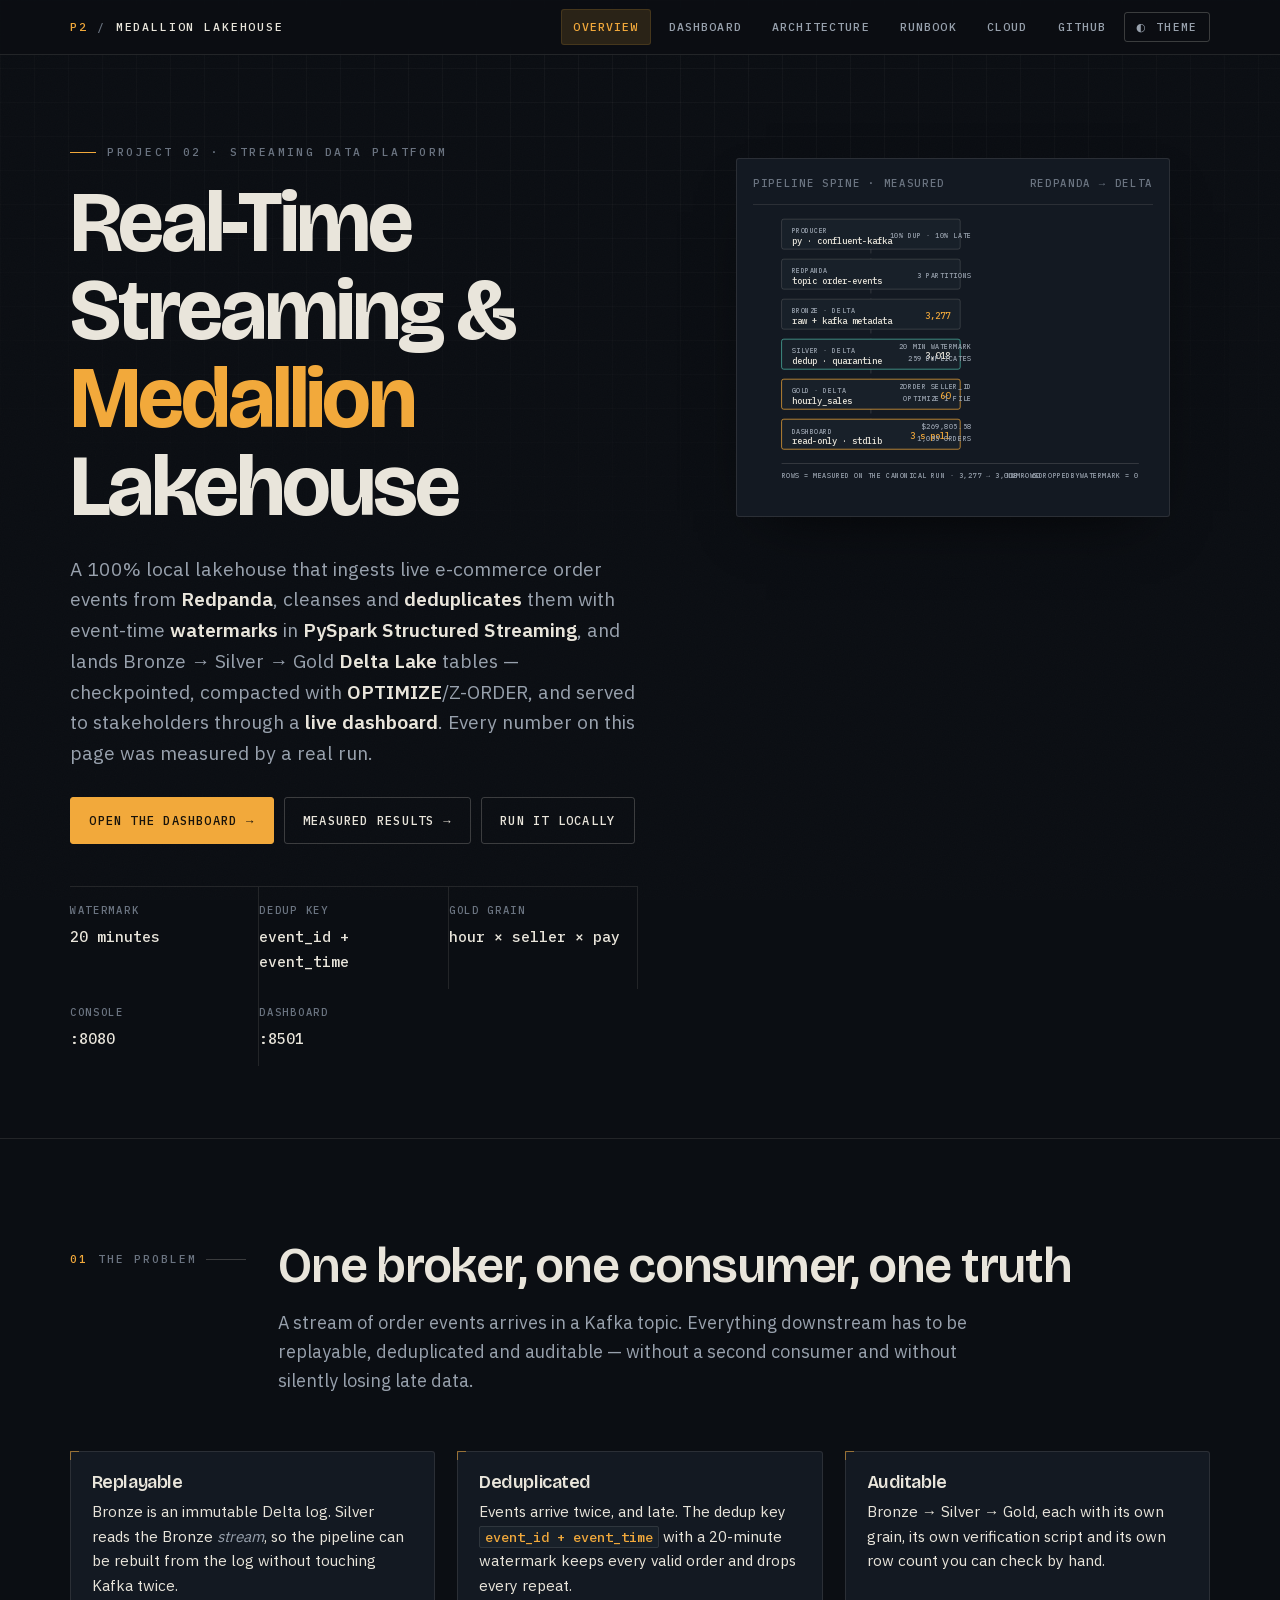
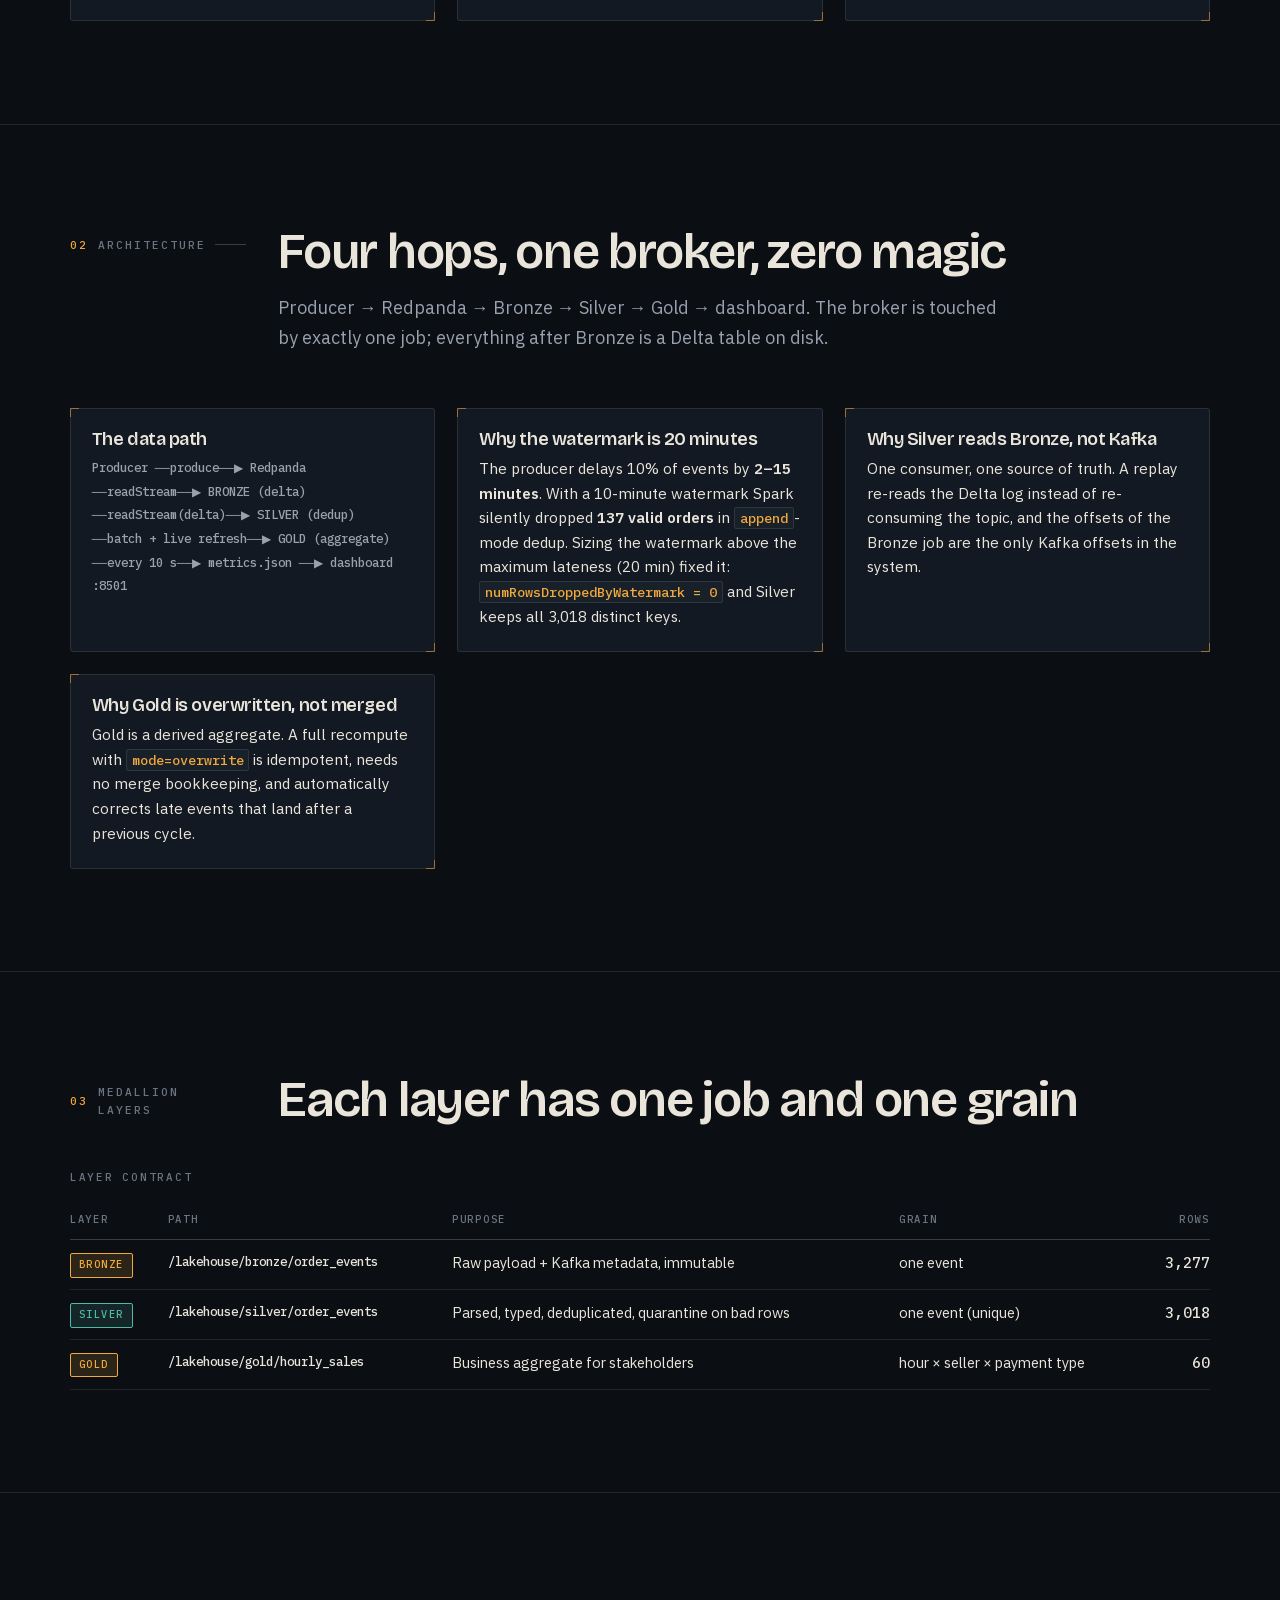
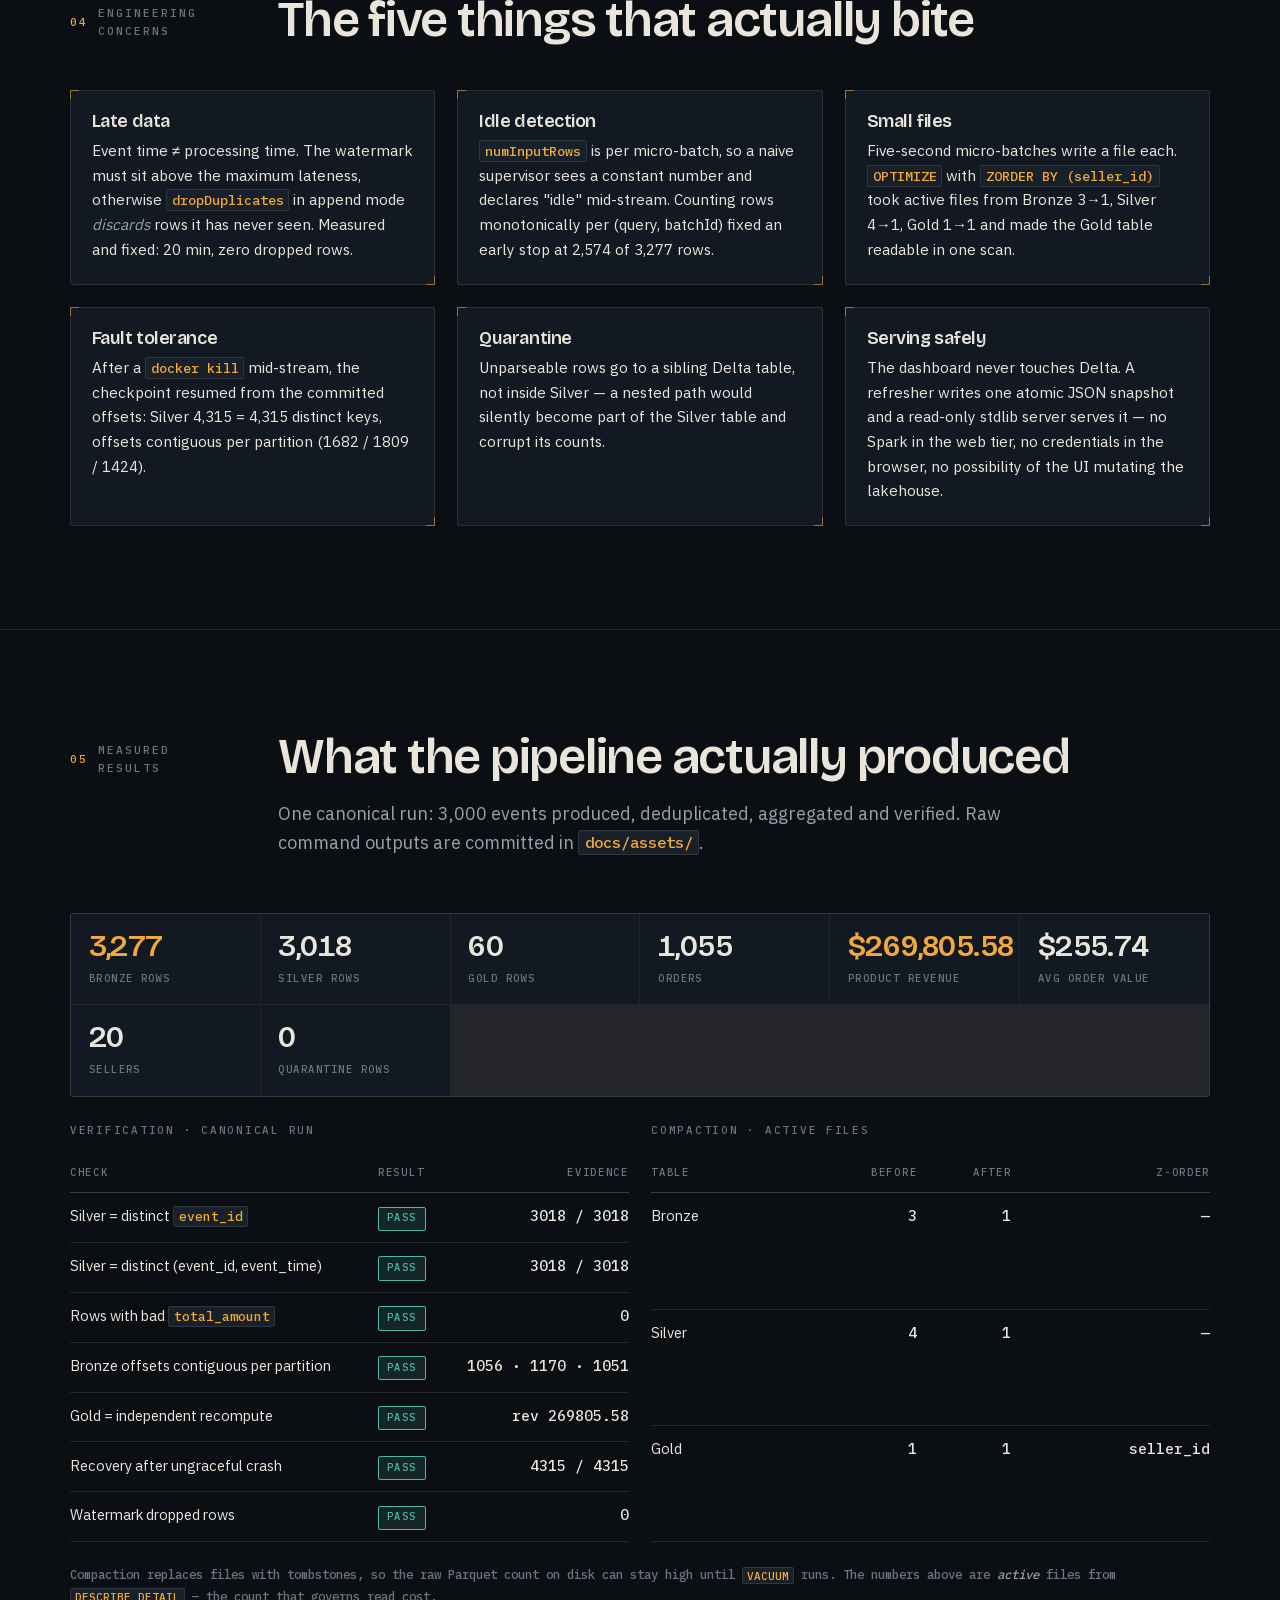
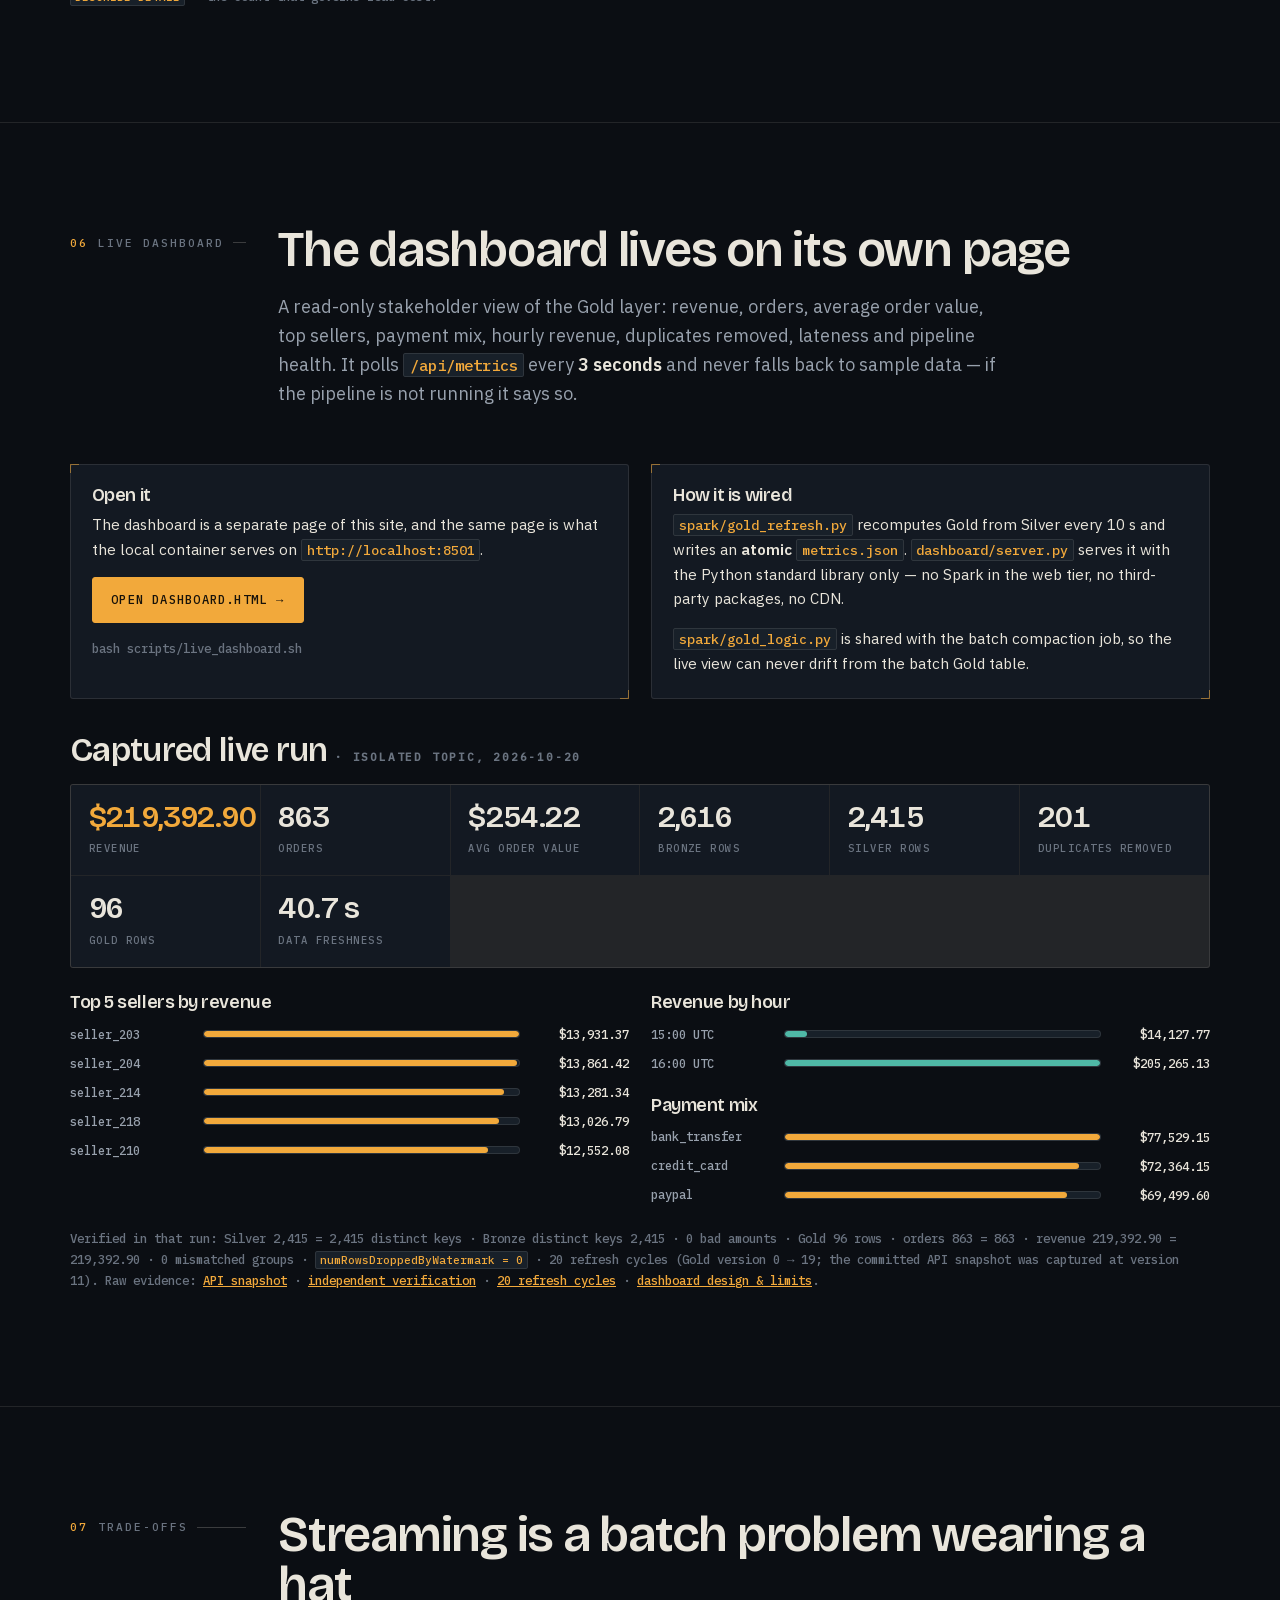
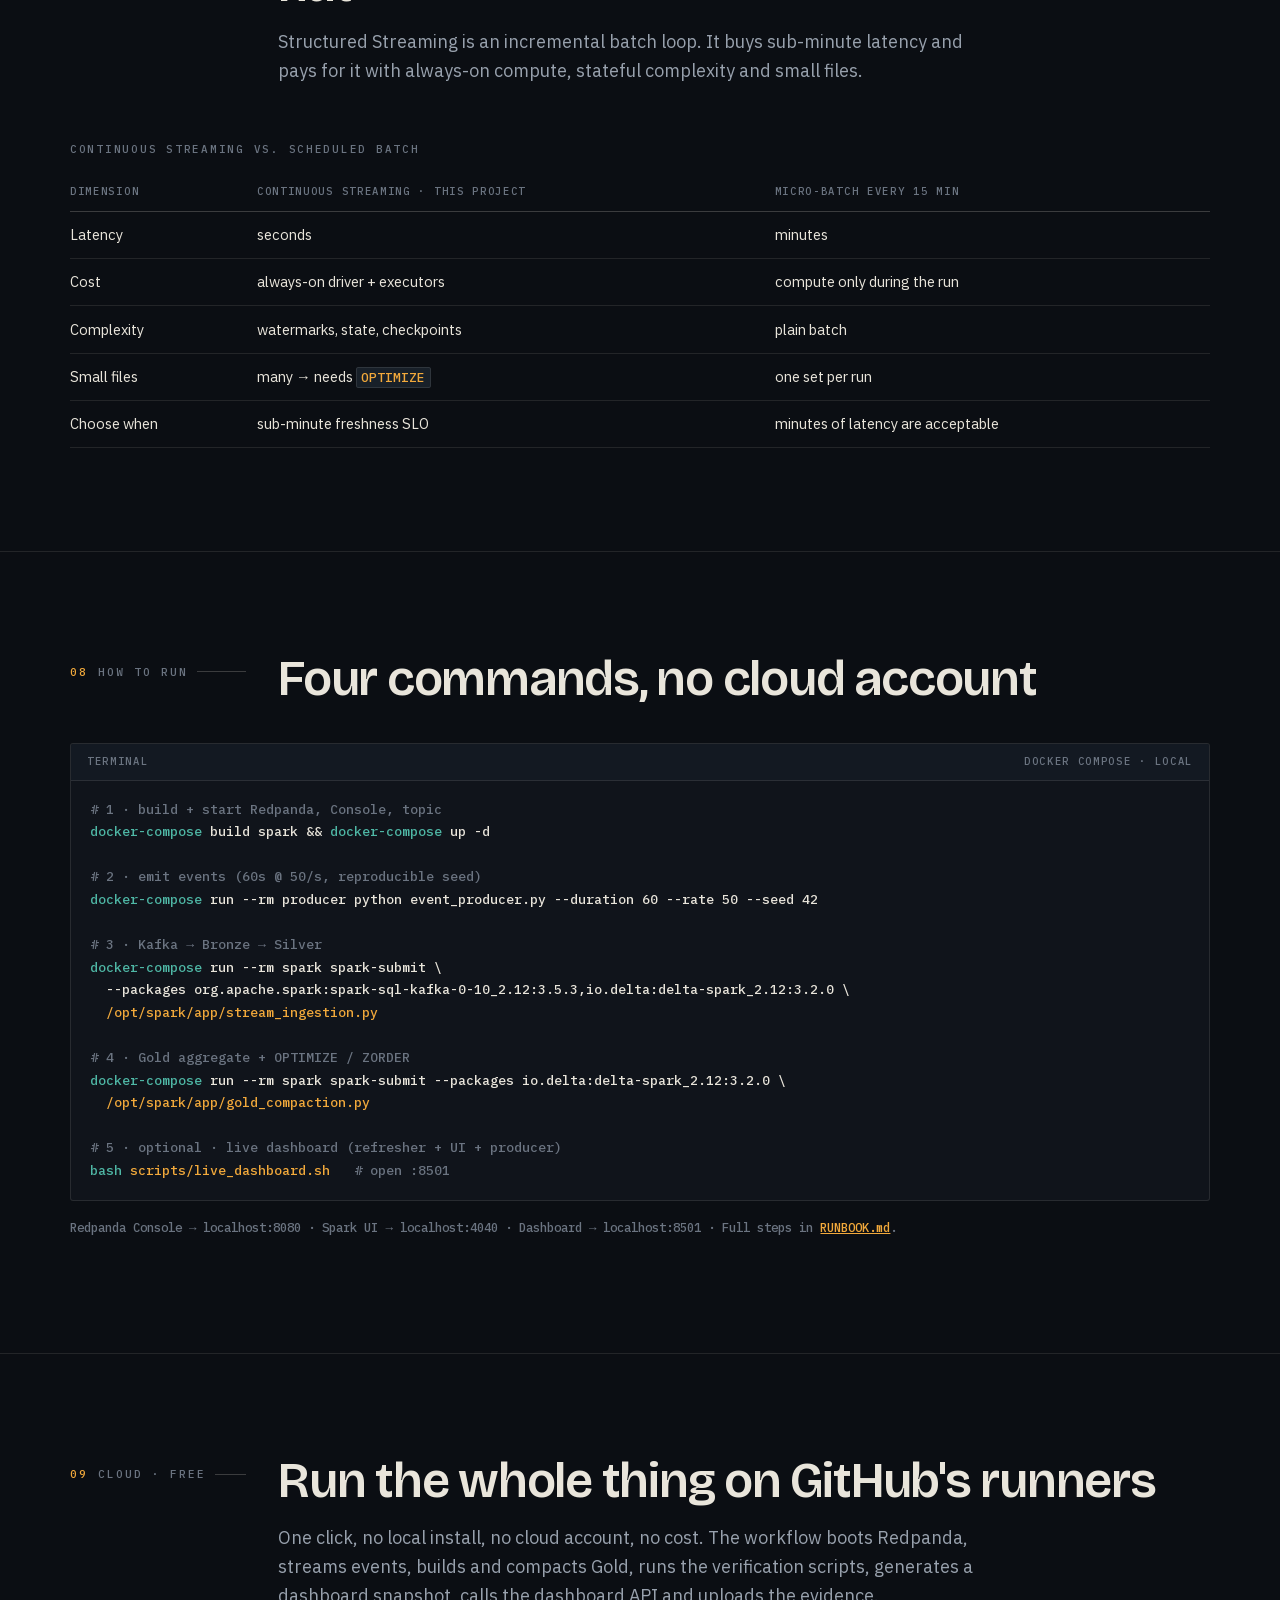
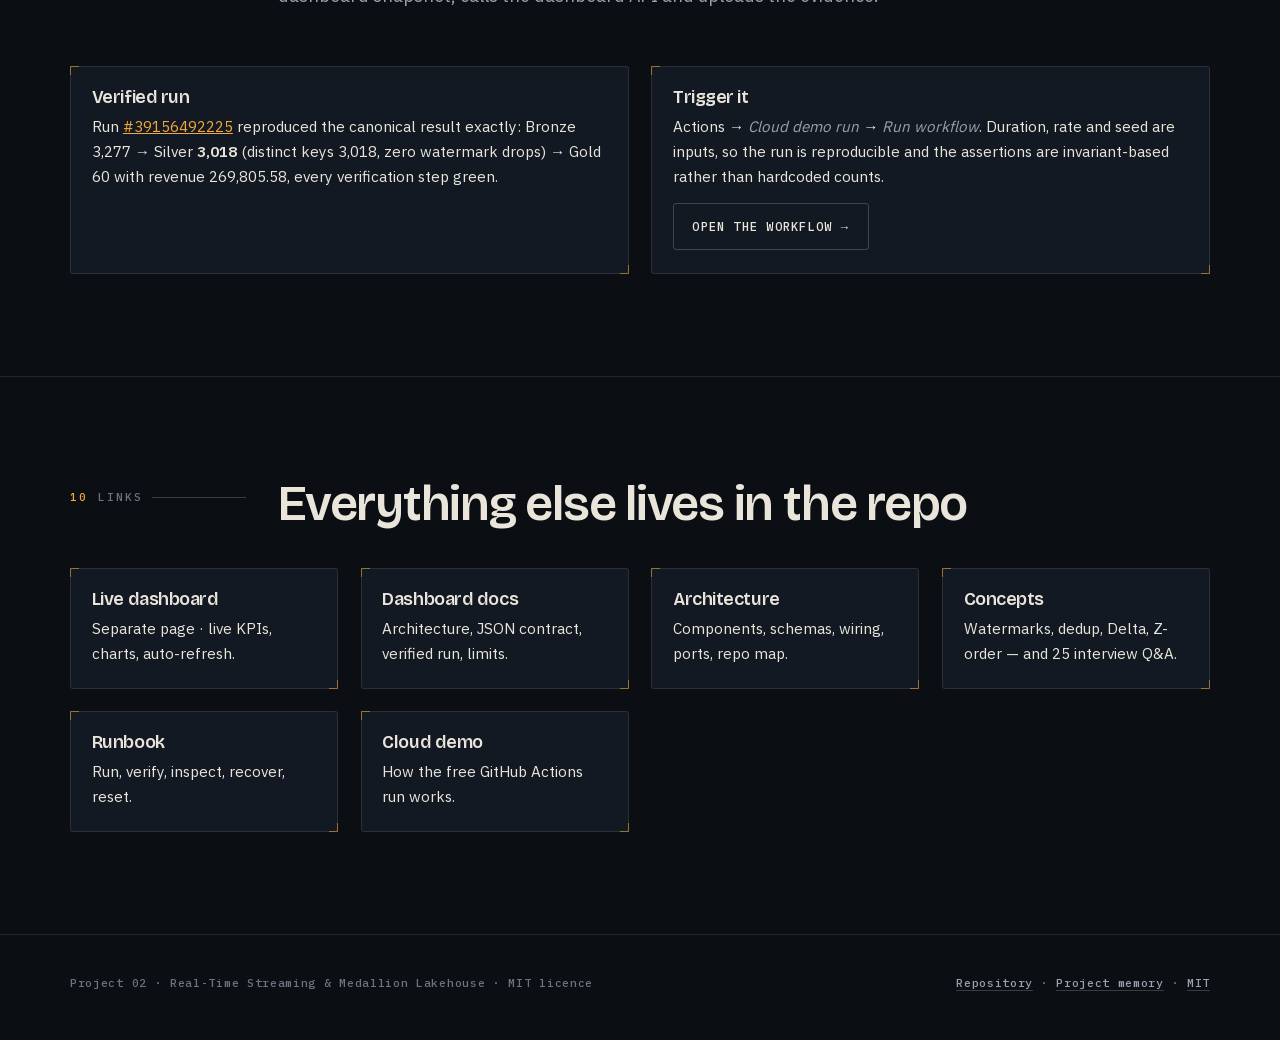
<file: docs/index.html>
<!DOCTYPE html>
<html lang="en" data-theme="night">
<head>
<meta charset="utf-8" />
<meta name="viewport" content="width=device-width, initial-scale=1" />
<title>Real-Time Streaming &amp; Medallion Lakehouse — Control Room</title>
<meta name="description" content="Redpanda → PySpark Structured Streaming → Delta Lake. Event-time watermark dedup, checkpointed recovery, OPTIMIZE/Z-ORDER compaction and a live dashboard. Every number measured, not modelled." />
<meta name="author" content="Harshit Thakkar" />
<meta name="color-scheme" content="dark light" />
<meta property="og:type" content="website" />
<meta property="og:title" content="Real-Time Streaming &amp; Medallion Lakehouse Pipeline" />
<meta property="og:description" content="Redpanda + PySpark Structured Streaming + Delta Lake. Watermark dedup (3277→3018 rows), checkpoint recovery, OPTIMIZE compaction and a live dashboard. All numbers measured." />
<meta property="og:site_name" content="Medallion Lakehouse Pipeline" />
<meta name="twitter:card" content="summary_large_image" />
<meta name="twitter:title" content="Real-Time Streaming &amp; Medallion Lakehouse Pipeline" />
<meta name="twitter:description" content="Redpanda + PySpark Structured Streaming + Delta Lake. Watermark dedup, checkpoint recovery, OPTIMIZE and a live dashboard. All numbers measured." />
<link rel="preload" href="assets/fonts/bricolage-grotesque-400_800.woff2" as="font" type="font/woff2" crossorigin />
<link rel="preload" href="assets/fonts/ibm-plex-sans-400.woff2" as="font" type="font/woff2" crossorigin />
<link rel="stylesheet" href="assets/fonts/fonts.css" />
<link rel="stylesheet" href="assets/site.css" />
<link rel="icon" href="data:image/svg+xml,%3Csvg xmlns='http://www.w3.org/2000/svg' viewBox='0 0 32 32'%3E%3Crect width='32' height='32' fill='%230b0e13'/%3E%3Cpath d='M7 22V10h4l5 8v-8h4v12h-4l-5-8v8z' fill='%23f2a93b'/%3E%3C/svg%3E" />
</head>
<body>
<a class="skip" href="#main">Skip to content</a>

<!-- ================================================================ topbar -->
<header class="topbar">
  <div class="wrap topbar-in">
    <a class="brand" href="index.html"><b>P2</b> <span>/</span> MEDALLION LAKEHOUSE</a>
    <nav class="nav" aria-label="Primary">
      <a href="index.html" aria-current="page">Overview</a>
      <a href="dashboard.html">Dashboard</a>
      <a href="ARCHITECTURE.md">Architecture</a>
      <a href="RUNBOOK.md">Runbook</a>
      <a href="CLOUD_DEMO.md">Cloud</a>
      <a href="https://github.com/saber2164/Real-Time-Streaming-Medallion-Lakehouse-Pipeline-" target="_blank" rel="noopener">GitHub</a>
      <button class="theme-toggle" id="themeToggle" type="button" aria-label="Switch colour theme">◐ Theme</button>
    </nav>
  </div>
</header>

<main id="main">

  <!-- ================================================================= hero -->
  <section class="hero wrap">
    <div class="hero-grid">
      <div>
        <p class="eyebrow reveal d1">Project 02 · Streaming data platform</p>
        <h1 class="reveal d2">Real-Time Streaming &amp; <span class="accent">Medallion</span> Lakehouse</h1>
        <p class="deck reveal d3">
          A 100% local lakehouse that ingests live e-commerce order events from
          <strong>Redpanda</strong>, cleanses and <strong>deduplicates</strong> them with
          event-time <strong>watermarks</strong> in <strong>PySpark Structured Streaming</strong>,
          and lands Bronze → Silver → Gold <strong>Delta Lake</strong> tables — checkpointed,
          compacted with <strong>OPTIMIZE</strong>/Z-ORDER, and served to stakeholders
          through a <strong>live dashboard</strong>. Every number on this page was measured
          by a real run.
        </p>
        <div class="btn-row reveal d4">
          <a class="btn primary" href="dashboard.html">Open the dashboard <span class="arrow">→</span></a>
          <a class="btn" href="#results">Measured results <span class="arrow">→</span></a>
          <a class="btn" href="RUNBOOK.md">Run it locally</a>
        </div>

        <div class="spec-strip reveal d5">
          <div class="spec"><span class="k">Watermark</span><span class="v">20 minutes</span></div>
          <div class="spec"><span class="k">Dedup key</span><span class="v">event_id + event_time</span></div>
          <div class="spec"><span class="k">Gold grain</span><span class="v">hour × seller × pay</span></div>
          <div class="spec"><span class="k">Console</span><span class="v">:8080</span></div>
          <div class="spec"><span class="k">Dashboard</span><span class="v">:8501</span></div>
        </div>
      </div>

      <!-- the pipeline spine: the signature element of the page -->
      <figure class="schematic reveal d3" aria-labelledby="schematic-cap">
        <div class="schematic-head">
          <span id="schematic-cap">Pipeline spine · measured</span>
          <span>redpanda → delta</span>
        </div>
        <svg viewBox="0 0 560 404" role="img" aria-label="Pipeline spine: producer to Redpanda to Bronze, Silver, Gold and the live dashboard, with measured row counts.">
            <g>
              <!-- producer -->
              <rect class="node-box" x="40" y="10" width="250" height="42" rx="3" />
              <text class="lbl" x="54" y="30">Producer</text>
              <text class="val" x="54" y="45" font-size="10">py · confluent-kafka</text>
              <text class="lbl" x="306" y="36" text-anchor="end">10% dup · 10% late</text>
              <path class="wire flow" d="M165 52 L165 66" />
              <!-- redpanda -->
              <rect class="node-box" x="40" y="66" width="250" height="42" rx="3" />
              <text class="lbl" x="54" y="86">Redpanda</text>
              <text class="val" x="54" y="101" font-size="10">topic order-events</text>
              <text class="lbl" x="306" y="92" text-anchor="end">3 partitions</text>
              <path class="wire flow" d="M165 108 L165 122" />
              <!-- bronze -->
              <rect class="node-box" x="40" y="122" width="250" height="42" rx="3" />
              <text class="lbl" x="54" y="142">Bronze · delta</text>
              <text class="val" x="54" y="157" font-size="10">raw + kafka metadata</text>
              <text class="val hot" x="276" y="150" text-anchor="end">3,277</text>
              <path class="wire flow" d="M165 164 L165 178" />
              <!-- silver -->
              <rect class="node-box silver" x="40" y="178" width="250" height="42" rx="3" />
              <text class="lbl" x="54" y="198">Silver · delta</text>
              <text class="val" x="54" y="213" font-size="10">dedup · quarantine</text>
              <text class="val" x="276" y="206" text-anchor="end">3,018</text>
              <text class="lbl" x="306" y="192" text-anchor="end">20 min watermark</text>
              <text class="lbl" x="306" y="208" text-anchor="end">259 duplicates</text>
              <path class="wire flow" d="M165 220 L165 234" />
              <!-- gold -->
              <rect class="node-box gold" x="40" y="234" width="250" height="42" rx="3" />
              <text class="lbl" x="54" y="254">Gold · delta</text>
              <text class="val" x="54" y="269" font-size="10">hourly_sales</text>
              <text class="val hot" x="276" y="262" text-anchor="end">60</text>
              <text class="lbl" x="306" y="248" text-anchor="end">ZORDER seller_id</text>
              <text class="lbl" x="306" y="264" text-anchor="end">OPTIMIZE 1 file</text>
              <path class="wire flow" d="M165 276 L165 290" />
              <!-- dashboard -->
              <rect class="node-box gold" x="40" y="290" width="250" height="42" rx="3" />
              <text class="lbl" x="54" y="310">Dashboard</text>
              <text class="val" x="54" y="325" font-size="10">read-only · stdlib</text>
              <text class="val hot" x="276" y="318" text-anchor="end">3 s poll</text>
              <text class="lbl" x="306" y="304" text-anchor="end">$269,805.58</text>
              <text class="lbl" x="306" y="320" text-anchor="end">1,055 orders</text>
              <!-- footer note -->
              <path class="wire" d="M40 352 L540 352" />
              <text class="lbl" x="40" y="372">rows = measured on the canonical run · 3,277 → 3,018 → 60</text>
              <text class="lbl" x="540" y="372" text-anchor="end">numRowsDroppedByWatermark = 0</text>
            </g>
        </svg>
      </figure>
    </div>
  </section>

  <!-- =============================================================== 01 problem -->
  <section class="sect" id="problem">
    <div class="wrap">
      <div class="sect-head">
        <p class="sect-index"><b>01</b> The problem</p>
        <div>
          <h2 class="sect-title">One broker, one consumer, one truth</h2>
          <p class="lede">
            A stream of order events arrives in a Kafka topic. Everything downstream has to be
            replayable, deduplicated and auditable — without a second consumer and without
            silently losing late data.
          </p>
        </div>
      </div>
      <div class="grid-3">
        <article class="panel">
          <h4>Replayable</h4>
          <p>Bronze is an immutable Delta log. Silver reads the Bronze <em>stream</em>, so the
            pipeline can be rebuilt from the log without touching Kafka twice.</p>
        </article>
        <article class="panel">
          <h4>Deduplicated</h4>
          <p>Events arrive twice, and late. The dedup key <code>event_id + event_time</code> with a
            20-minute watermark keeps every valid order and drops every repeat.</p>
        </article>
        <article class="panel">
          <h4>Auditable</h4>
          <p>Bronze → Silver → Gold, each with its own grain, its own verification script and its
            own row count you can check by hand.</p>
        </article>
      </div>
    </div>
  </section>

  <!-- ========================================================== 02 architecture -->
  <section class="sect" id="architecture">
    <div class="wrap">
      <div class="sect-head">
        <p class="sect-index"><b>02</b> Architecture</p>
        <div>
          <h2 class="sect-title">Four hops, one broker, zero magic</h2>
          <p class="lede">
            Producer → Redpanda → Bronze → Silver → Gold → dashboard. The broker is touched by
            exactly one job; everything after Bronze is a Delta table on disk.
          </p>
        </div>
      </div>

      <div class="grid-2">
        <article class="panel">
          <h4>The data path</h4>
          <p class="mono" style="color:var(--fg-dim);line-height:1.9">
            Producer ──produce──▶ Redpanda<br />
            ──readStream──▶ BRONZE (delta)<br />
            ──readStream(delta)──▶ SILVER (dedup)<br />
            ──batch + live refresh──▶ GOLD (aggregate)<br />
            ──every 10 s──▶ metrics.json ──▶ dashboard :8501
          </p>
        </article>
        <article class="panel">
          <h4>Why the watermark is 20 minutes</h4>
          <p>The producer delays 10% of events by <strong>2–15 minutes</strong>. With a
            10-minute watermark Spark silently dropped <strong>137 valid orders</strong> in
            <code>append</code>-mode dedup. Sizing the watermark above the maximum lateness
            (20 min) fixed it: <code>numRowsDroppedByWatermark = 0</code> and Silver keeps all
            3,018 distinct keys.</p>
        </article>
        <article class="panel">
          <h4>Why Silver reads Bronze, not Kafka</h4>
          <p>One consumer, one source of truth. A replay re-reads the Delta log instead of
            re-consuming the topic, and the offsets of the Bronze job are the only Kafka
            offsets in the system.</p>
        </article>
        <article class="panel">
          <h4>Why Gold is overwritten, not merged</h4>
          <p>Gold is a derived aggregate. A full recompute with <code>mode=overwrite</code> is
            idempotent, needs no merge bookkeeping, and automatically corrects late events that
            land after a previous cycle.</p>
        </article>
      </div>
    </div>
  </section>

  <!-- ================================================================ 03 layers -->
  <section class="sect" id="layers">
    <div class="wrap">
      <div class="sect-head">
        <p class="sect-index"><b>03</b> Medallion layers</p>
        <div>
          <h2 class="sect-title">Each layer has one job and one grain</h2>
        </div>
      </div>
      <table class="sheet">
        <caption>Layer contract</caption>
        <thead>
          <tr><th>Layer</th><th>Path</th><th>Purpose</th><th>Grain</th><th class="num">Rows</th></tr>
        </thead>
        <tbody>
          <tr>
            <td><span class="chip signal">Bronze</span></td>
            <td class="mono">/lakehouse/bronze/order_events</td>
            <td>Raw payload + Kafka metadata, immutable</td>
            <td>one event</td>
            <td class="num">3,277</td>
          </tr>
          <tr>
            <td><span class="chip">Silver</span></td>
            <td class="mono">/lakehouse/silver/order_events</td>
            <td>Parsed, typed, deduplicated, quarantine on bad rows</td>
            <td>one event (unique)</td>
            <td class="num">3,018</td>
          </tr>
          <tr>
            <td><span class="chip signal">Gold</span></td>
            <td class="mono">/lakehouse/gold/hourly_sales</td>
            <td>Business aggregate for stakeholders</td>
            <td>hour × seller × payment type</td>
            <td class="num">60</td>
          </tr>
        </tbody>
      </table>
    </div>
  </section>

  <!-- ============================================================== 04 concerns -->
  <section class="sect" id="concerns">
    <div class="wrap">
      <div class="sect-head">
        <p class="sect-index"><b>04</b> Engineering concerns</p>
        <div>
          <h2 class="sect-title">The five things that actually bite</h2>
        </div>
      </div>
      <div class="grid-2">
        <article class="panel">
          <h4>Late data</h4>
          <p>Event time ≠ processing time. The watermark must sit above the maximum lateness,
            otherwise <code>dropDuplicates</code> in append mode <em>discards</em> rows it has
            never seen. Measured and fixed: 20 min, zero dropped rows.</p>
        </article>
        <article class="panel">
          <h4>Idle detection</h4>
          <p><code>numInputRows</code> is per micro-batch, so a naive supervisor sees a constant
            number and declares "idle" mid-stream. Counting rows monotonically per
            (query, batchId) fixed an early stop at 2,574 of 3,277 rows.</p>
        </article>
        <article class="panel">
          <h4>Small files</h4>
          <p>Five-second micro-batches write a file each. <code>OPTIMIZE</code> with
            <code>ZORDER BY (seller_id)</code> took active files from Bronze 3→1, Silver 4→1,
            Gold 1→1 and made the Gold table readable in one scan.</p>
        </article>
        <article class="panel">
          <h4>Fault tolerance</h4>
          <p>After a <code>docker kill</code> mid-stream, the checkpoint resumed from the
            committed offsets: Silver 4,315 = 4,315 distinct keys, offsets contiguous per
            partition (1682 / 1809 / 1424).</p>
        </article>
        <article class="panel">
          <h4>Quarantine</h4>
          <p>Unparseable rows go to a sibling Delta table, not inside Silver — a nested path
            would silently become part of the Silver table and corrupt its counts.</p>
        </article>
        <article class="panel">
          <h4>Serving safely</h4>
          <p>The dashboard never touches Delta. A refresher writes one atomic JSON snapshot and
            a read-only stdlib server serves it — no Spark in the web tier, no credentials in
            the browser, no possibility of the UI mutating the lakehouse.</p>
        </article>
      </div>
    </div>
  </section>

  <!-- ============================================================== 05 results -->
  <section class="sect" id="results">
    <div class="wrap">
      <div class="sect-head">
        <p class="sect-index"><b>05</b> Measured results</p>
        <div>
          <h2 class="sect-title">What the pipeline actually produced</h2>
          <p class="lede">
            One canonical run: 3,000 events produced, deduplicated, aggregated and verified.
            Raw command outputs are committed in <code>docs/assets/</code>.
          </p>
        </div>
      </div>

      <div class="kpis">
        <div class="kpi hot"><div class="v">3,277</div><div class="l">Bronze rows</div></div>
        <div class="kpi"><div class="v">3,018</div><div class="l">Silver rows</div></div>
        <div class="kpi"><div class="v">60</div><div class="l">Gold rows</div></div>
        <div class="kpi"><div class="v">1,055</div><div class="l">orders</div></div>
        <div class="kpi hot"><div class="v">$269,805.58</div><div class="l">product revenue</div></div>
        <div class="kpi"><div class="v">$255.74</div><div class="l">avg order value</div></div>
        <div class="kpi"><div class="v">20</div><div class="l">sellers</div></div>
        <div class="kpi"><div class="v">0</div><div class="l">quarantine rows</div></div>
      </div>

      <div class="grid-2" style="margin-top:1.6rem">
        <table class="sheet">
          <caption>Verification · canonical run</caption>
          <thead><tr><th>Check</th><th>Result</th><th class="num">Evidence</th></tr></thead>
          <tbody>
            <tr><td>Silver = distinct <code>event_id</code></td><td><span class="chip">PASS</span></td><td class="num">3018 / 3018</td></tr>
            <tr><td>Silver = distinct (event_id, event_time)</td><td><span class="chip">PASS</span></td><td class="num">3018 / 3018</td></tr>
            <tr><td>Rows with bad <code>total_amount</code></td><td><span class="chip">PASS</span></td><td class="num">0</td></tr>
            <tr><td>Bronze offsets contiguous per partition</td><td><span class="chip">PASS</span></td><td class="num">1056 · 1170 · 1051</td></tr>
            <tr><td>Gold = independent recompute</td><td><span class="chip">PASS</span></td><td class="num">rev 269805.58</td></tr>
            <tr><td>Recovery after ungraceful crash</td><td><span class="chip">PASS</span></td><td class="num">4315 / 4315</td></tr>
            <tr><td>Watermark dropped rows</td><td><span class="chip">PASS</span></td><td class="num">0</td></tr>
          </tbody>
        </table>

        <table class="sheet">
          <caption>Compaction · active files</caption>
          <thead><tr><th>Table</th><th class="num">Before</th><th class="num">After</th><th class="num">Z-order</th></tr></thead>
          <tbody>
            <tr><td>Bronze</td><td class="num">3</td><td class="num">1</td><td class="num">—</td></tr>
            <tr><td>Silver</td><td class="num">4</td><td class="num">1</td><td class="num">—</td></tr>
            <tr><td>Gold</td><td class="num">1</td><td class="num">1</td><td class="num">seller_id</td></tr>
          </tbody>
        </table>
      </div>

      <p class="note" style="margin-top:1.4rem">
        Compaction replaces files with tombstones, so the raw Parquet count on disk can stay high
        until <code>VACUUM</code> runs. The numbers above are <em>active</em> files from
        <code>DESCRIBE DETAIL</code> — the count that governs read cost.
      </p>
    </div>
  </section>

  <!-- ============================================================ 06 dashboard -->
  <section class="sect" id="dashboard">
    <div class="wrap">
      <div class="sect-head">
        <p class="sect-index"><b>06</b> Live dashboard</p>
        <div>
          <h2 class="sect-title">The dashboard lives on its own page</h2>
          <p class="lede">
            A read-only stakeholder view of the Gold layer: revenue, orders, average order
            value, top sellers, payment mix, hourly revenue, duplicates removed, lateness and
            pipeline health. It polls <code>/api/metrics</code> every <strong>3 seconds</strong>
            and never falls back to sample data — if the pipeline is not running it says so.
          </p>
        </div>
      </div>

      <div class="grid-2">
        <article class="panel">
          <h4>Open it</h4>
          <p>The dashboard is a separate page of this site, and the same page is what the local
            container serves on <code>http://localhost:8501</code>.</p>
          <p><a class="btn primary" href="dashboard.html">Open dashboard.html <span class="arrow">→</span></a></p>
          <p class="mono" style="color:var(--fg-faint)">bash scripts/live_dashboard.sh</p>
        </article>
        <article class="panel">
          <h4>How it is wired</h4>
          <p><code>spark/gold_refresh.py</code> recomputes Gold from Silver every 10 s and
            writes an <strong>atomic</strong> <code>metrics.json</code>.
            <code>dashboard/server.py</code> serves it with the Python standard library only —
            no Spark in the web tier, no third-party packages, no CDN.</p>
          <p><code>spark/gold_logic.py</code> is shared with the batch compaction job, so the
            live view can never drift from the batch Gold table.</p>
        </article>
      </div>

      <h3 style="margin:2.2rem 0 1rem">Captured live run <span class="mono" style="color:var(--fg-faint);font-size:.7rem;letter-spacing:.16em;text-transform:uppercase">· isolated topic, 2026-10-20</span></h3>
      <div class="kpis">
        <div class="kpi hot"><div class="v">$219,392.90</div><div class="l">revenue</div></div>
        <div class="kpi"><div class="v">863</div><div class="l">orders</div></div>
        <div class="kpi"><div class="v">$254.22</div><div class="l">avg order value</div></div>
        <div class="kpi"><div class="v">2,616</div><div class="l">Bronze rows</div></div>
        <div class="kpi"><div class="v">2,415</div><div class="l">Silver rows</div></div>
        <div class="kpi"><div class="v">201</div><div class="l">duplicates removed</div></div>
        <div class="kpi"><div class="v">96</div><div class="l">Gold rows</div></div>
        <div class="kpi"><div class="v">40.7 s</div><div class="l">data freshness</div></div>
      </div>

      <div class="grid-2" style="margin-top:1.6rem">
        <div>
          <h4 style="margin-bottom:.8rem">Top 5 sellers by revenue</h4>
          <div class="bars" role="img" aria-label="Top five sellers by revenue in the captured live run">
            <div class="bar-row"><div class="bar-label">seller_203</div><div class="bar-track"><div class="bar-fill" style="width:100%"></div></div><div class="bar-value">$13,931.37</div></div>
            <div class="bar-row"><div class="bar-label">seller_204</div><div class="bar-track"><div class="bar-fill" style="width:99.5%"></div></div><div class="bar-value">$13,861.42</div></div>
            <div class="bar-row"><div class="bar-label">seller_214</div><div class="bar-track"><div class="bar-fill" style="width:95.3%"></div></div><div class="bar-value">$13,281.34</div></div>
            <div class="bar-row"><div class="bar-label">seller_218</div><div class="bar-track"><div class="bar-fill" style="width:93.5%"></div></div><div class="bar-value">$13,026.79</div></div>
            <div class="bar-row"><div class="bar-label">seller_210</div><div class="bar-track"><div class="bar-fill" style="width:90.1%"></div></div><div class="bar-value">$12,552.08</div></div>
          </div>
        </div>
        <div>
          <h4 style="margin-bottom:.8rem">Revenue by hour</h4>
          <div class="bars" role="img" aria-label="Revenue by hour in the captured live run">
            <div class="bar-row"><div class="bar-label">15:00 UTC</div><div class="bar-track"><div class="bar-fill alt" style="width:6.9%"></div></div><div class="bar-value">$14,127.77</div></div>
            <div class="bar-row"><div class="bar-label">16:00 UTC</div><div class="bar-track"><div class="bar-fill alt" style="width:100%"></div></div><div class="bar-value">$205,265.13</div></div>
          </div>
          <h4 style="margin:1.4rem 0 .8rem">Payment mix</h4>
          <div class="bars" role="img" aria-label="Revenue by payment type in the captured live run">
            <div class="bar-row"><div class="bar-label">bank_transfer</div><div class="bar-track"><div class="bar-fill" style="width:100%"></div></div><div class="bar-value">$77,529.15</div></div>
            <div class="bar-row"><div class="bar-label">credit_card</div><div class="bar-track"><div class="bar-fill" style="width:93.3%"></div></div><div class="bar-value">$72,364.15</div></div>
            <div class="bar-row"><div class="bar-label">paypal</div><div class="bar-track"><div class="bar-fill" style="width:89.6%"></div></div><div class="bar-value">$69,499.60</div></div>
          </div>
        </div>
      </div>

      <p class="note" style="margin-top:1.4rem">
        Verified in that run: Silver 2,415 = 2,415 distinct keys · Bronze distinct keys 2,415 ·
        0 bad amounts · Gold 96 rows · orders 863 = 863 · revenue 219,392.90 = 219,392.90 ·
        0 mismatched groups · <code>numRowsDroppedByWatermark = 0</code> · 20 refresh cycles
        (Gold version 0 → 19; the committed API snapshot was captured at version 11).
        Raw evidence:
        <a href="assets/dashboard_live_metrics.json" style="color:var(--signal)">API snapshot</a> ·
        <a href="assets/dashboard_live_verify.txt" style="color:var(--signal)">independent verification</a> ·
        <a href="assets/dashboard_live_refresh.txt" style="color:var(--signal)">20 refresh cycles</a> ·
        <a href="DASHBOARD.md" style="color:var(--signal)">dashboard design &amp; limits</a>.
      </p>
    </div>
  </section>

  <!-- ============================================================ 07 trade-offs -->
  <section class="sect" id="tradeoffs">
    <div class="wrap">
      <div class="sect-head">
        <p class="sect-index"><b>07</b> Trade-offs</p>
        <div>
          <h2 class="sect-title">Streaming is a batch problem wearing a hat</h2>
          <p class="lede">
            Structured Streaming is an incremental batch loop. It buys sub-minute latency and
            pays for it with always-on compute, stateful complexity and small files.
          </p>
        </div>
      </div>
      <table class="sheet">
        <caption>Continuous streaming vs. scheduled batch</caption>
        <thead><tr><th>Dimension</th><th>Continuous streaming · this project</th><th>Micro-batch every 15 min</th></tr></thead>
        <tbody>
          <tr><td>Latency</td><td>seconds</td><td>minutes</td></tr>
          <tr><td>Cost</td><td>always-on driver + executors</td><td>compute only during the run</td></tr>
          <tr><td>Complexity</td><td>watermarks, state, checkpoints</td><td>plain batch</td></tr>
          <tr><td>Small files</td><td>many → needs <code>OPTIMIZE</code></td><td>one set per run</td></tr>
          <tr><td>Choose when</td><td>sub-minute freshness SLO</td><td>minutes of latency are acceptable</td></tr>
        </tbody>
      </table>
    </div>
  </section>

  <!-- ================================================================= 08 run -->
  <section class="sect" id="run">
    <div class="wrap">
      <div class="sect-head">
        <p class="sect-index"><b>08</b> How to run</p>
        <div>
          <h2 class="sect-title">Four commands, no cloud account</h2>
        </div>
      </div>
      <div class="code">
        <div class="code-head"><span>terminal</span><span>docker compose · local</span></div>
        <div class="code-body"><pre><code><span class="cmt"># 1 · build + start Redpanda, Console, topic</span>
<span class="cmd">docker-compose</span> build spark &amp;&amp; <span class="cmd">docker-compose</span> up -d

<span class="cmt"># 2 · emit events (60s @ 50/s, reproducible seed)</span>
<span class="cmd">docker-compose</span> run --rm producer python event_producer.py --duration 60 --rate 50 --seed 42

<span class="cmt"># 3 · Kafka → Bronze → Silver</span>
<span class="cmd">docker-compose</span> run --rm spark spark-submit \
  --packages org.apache.spark:spark-sql-kafka-0-10_2.12:3.5.3,io.delta:delta-spark_2.12:3.2.0 \
  <span class="path">/opt/spark/app/stream_ingestion.py</span>

<span class="cmt"># 4 · Gold aggregate + OPTIMIZE / ZORDER</span>
<span class="cmd">docker-compose</span> run --rm spark spark-submit --packages io.delta:delta-spark_2.12:3.2.0 \
  <span class="path">/opt/spark/app/gold_compaction.py</span>

<span class="cmt"># 5 · optional · live dashboard (refresher + UI + producer)</span>
<span class="cmd">bash</span> <span class="path">scripts/live_dashboard.sh</span>   <span class="cmt"># open :8501</span></code></pre></div>
      </div>
      <p class="note" style="margin-top:1rem">
        Redpanda Console → <span class="mono">localhost:8080</span> · Spark UI →
        <span class="mono">localhost:4040</span> · Dashboard →
        <span class="mono">localhost:8501</span> · Full steps in
        <a href="RUNBOOK.md" style="color:var(--signal)">RUNBOOK.md</a>.
      </p>
    </div>
  </section>

  <!-- ================================================================ 09 cloud -->
  <section class="sect" id="cloud">
    <div class="wrap">
      <div class="sect-head">
        <p class="sect-index"><b>09</b> Cloud · free</p>
        <div>
          <h2 class="sect-title">Run the whole thing on GitHub's runners</h2>
          <p class="lede">
            One click, no local install, no cloud account, no cost. The workflow boots Redpanda,
            streams events, builds and compacts Gold, runs the verification scripts, generates a
            dashboard snapshot, calls the dashboard API and uploads the evidence.
          </p>
        </div>
      </div>
      <div class="grid-2">
        <article class="panel">
          <h4>Verified run</h4>
          <p>Run <a href="https://github.com/saber2164/Real-Time-Streaming-Medallion-Lakehouse-Pipeline-/actions/runs/39156492225" style="color:var(--signal)">#39156492225</a>
            reproduced the canonical result exactly: Bronze 3,277 → Silver
            <strong>3,018</strong> (distinct keys 3,018, zero watermark drops) → Gold 60 with
            revenue 269,805.58, every verification step green.</p>
        </article>
        <article class="panel">
          <h4>Trigger it</h4>
          <p>Actions → <em>Cloud demo run</em> → <em>Run workflow</em>. Duration, rate and seed are
            inputs, so the run is reproducible and the assertions are invariant-based rather than
            hardcoded counts.</p>
          <p><a class="btn" href="https://github.com/saber2164/Real-Time-Streaming-Medallion-Lakehouse-Pipeline-/actions/workflows/demo-run.yml" target="_blank" rel="noopener">Open the workflow <span class="arrow">→</span></a></p>
        </article>
      </div>
    </div>
  </section>

  <!-- =============================================================== 10 links -->
  <section class="sect" id="links">
    <div class="wrap">
      <div class="sect-head">
        <p class="sect-index"><b>10</b> Links</p>
        <div>
          <h2 class="sect-title">Everything else lives in the repo</h2>
        </div>
      </div>
      <div class="grid-3">
        <a class="panel" href="dashboard.html" style="text-decoration:none"><h4>Live dashboard</h4><p>Separate page · live KPIs, charts, auto-refresh.</p></a>
        <a class="panel" href="DASHBOARD.md" style="text-decoration:none"><h4>Dashboard docs</h4><p>Architecture, JSON contract, verified run, limits.</p></a>
        <a class="panel" href="ARCHITECTURE.md" style="text-decoration:none"><h4>Architecture</h4><p>Components, schemas, wiring, ports, repo map.</p></a>
        <a class="panel" href="CONCEPTS_AND_DESIGN_DECISIONS.md" style="text-decoration:none"><h4>Concepts</h4><p>Watermarks, dedup, Delta, Z-order — and 25 interview Q&amp;A.</p></a>
        <a class="panel" href="RUNBOOK.md" style="text-decoration:none"><h4>Runbook</h4><p>Run, verify, inspect, recover, reset.</p></a>
        <a class="panel" href="CLOUD_DEMO.md" style="text-decoration:none"><h4>Cloud demo</h4><p>How the free GitHub Actions run works.</p></a>
      </div>
    </div>
  </section>
</main>

<footer class="footer">
  <div class="wrap footer-in">
    <span>Project 02 · Real-Time Streaming &amp; Medallion Lakehouse · MIT licence</span>
    <span>
      <a href="https://github.com/saber2164/Real-Time-Streaming-Medallion-Lakehouse-Pipeline-" target="_blank" rel="noopener">Repository</a> ·
      <a href="https://github.com/saber2164/Real-Time-Streaming-Medallion-Lakehouse-Pipeline-/blob/main/PROJECT_MEMORY.md" target="_blank" rel="noopener">Project memory</a> ·
      <a href="https://github.com/saber2164/Real-Time-Streaming-Medallion-Lakehouse-Pipeline-/blob/main/LICENSE" target="_blank" rel="noopener">MIT</a>
    </span>
  </div>
</footer>

<script>
  // theme: control room (dark) by default, blueprint paper (light) on request
  (function () {
    var root = document.documentElement;
    var btn = document.getElementById('themeToggle');
    var saved = null;
    try { saved = localStorage.getItem('p2-theme'); } catch (e) {}
    if (saved === 'paper' || saved === 'night') root.setAttribute('data-theme', saved);
    btn.addEventListener('click', function () {
      var next = root.getAttribute('data-theme') === 'paper' ? 'night' : 'paper';
      root.setAttribute('data-theme', next);
      try { localStorage.setItem('p2-theme', next); } catch (e) {}
    });
  })();
</script>
</body>
</html>
</file>
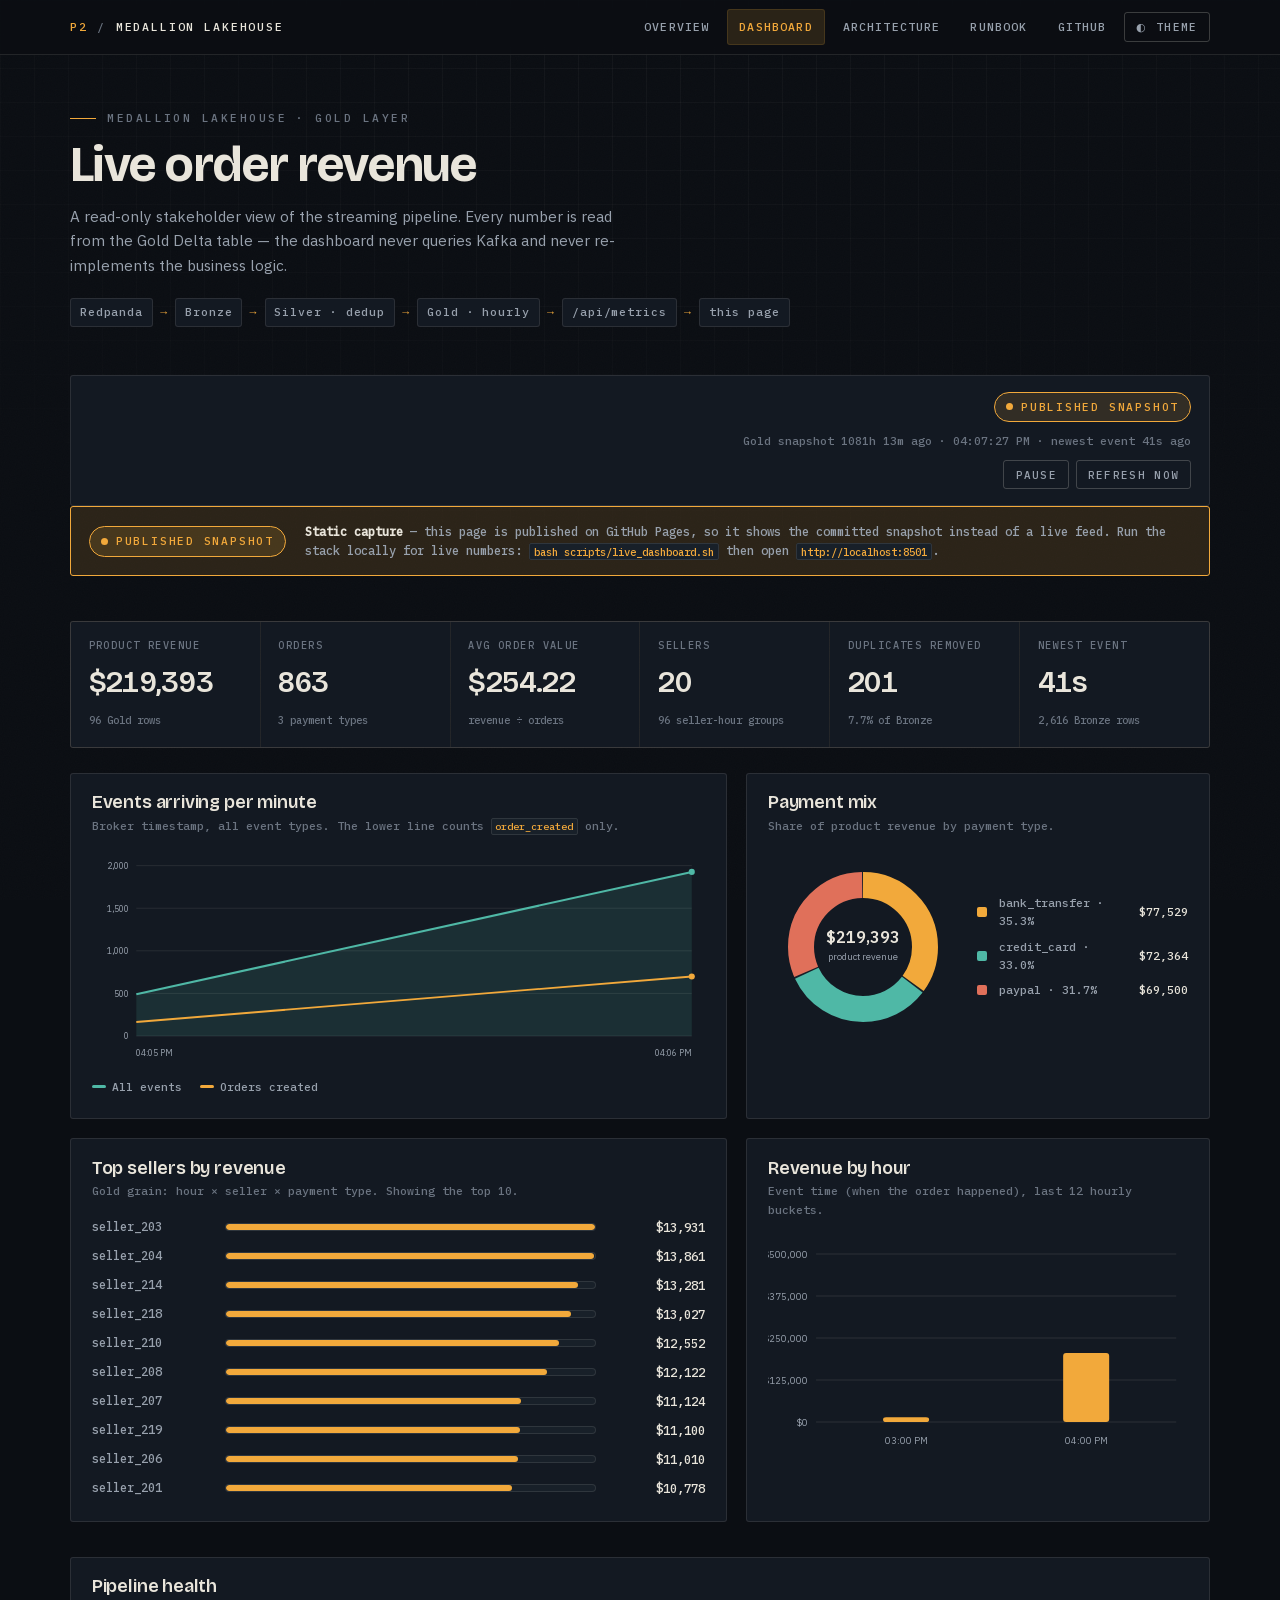
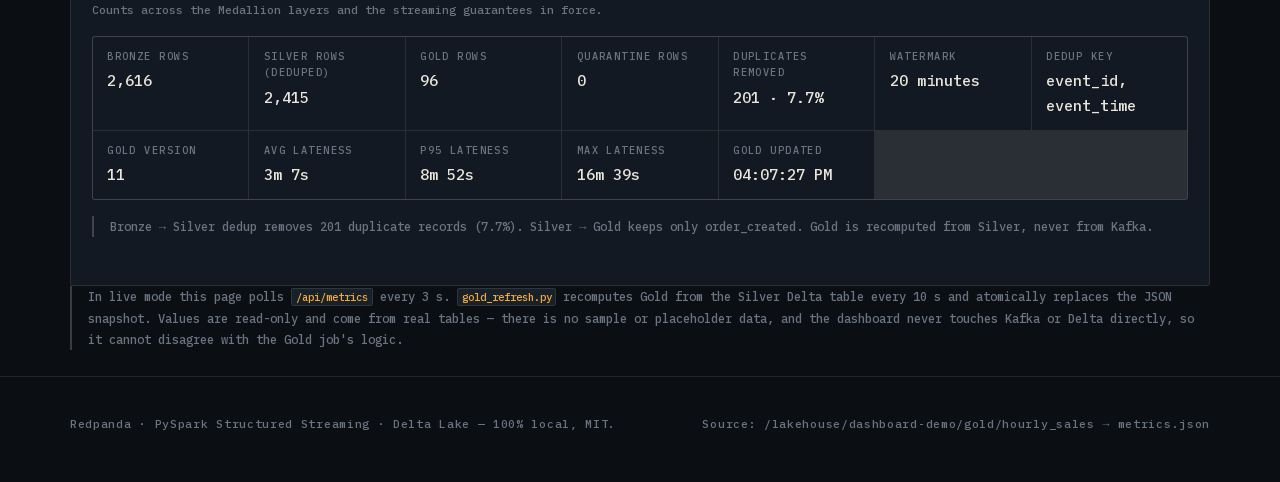
<file: docs/dashboard.html>
<!DOCTYPE html>
<html lang="en" data-theme="night">
<head>
<meta charset="utf-8" />
<meta name="viewport" content="width=device-width, initial-scale=1" />
<title>Live dashboard · Medallion Lakehouse</title>
<meta name="description" content="Read-only stakeholder view of the Gold layer of the Redpanda → PySpark → Delta Lake pipeline: revenue, orders, top sellers, payment mix, duplicates removed and pipeline health." />
<meta name="author" content="Harshit Thakkar" />
<meta name="p2-deploy" content="static" />
<meta name="color-scheme" content="dark light" />
<meta property="og:type" content="website" />
<meta property="og:title" content="Live dashboard · Medallion Lakehouse" />
<meta property="og:description" content="Gold-layer KPIs, charts and pipeline health, refreshed from a real Delta lakehouse. No sample data." />
<meta property="og:site_name" content="Medallion Lakehouse Pipeline" />
<link rel="preload" href="assets/fonts/bricolage-grotesque-400_800.woff2" as="font" type="font/woff2" crossorigin />
<link rel="preload" href="assets/fonts/ibm-plex-mono-500.woff2" as="font" type="font/woff2" crossorigin />
<link rel="stylesheet" href="assets/fonts/fonts.css" />
<link rel="stylesheet" href="assets/site.css" />
<link rel="stylesheet" href="assets/dashboard.css" />
<link rel="icon" href="data:image/svg+xml,%3Csvg xmlns='http://www.w3.org/2000/svg' viewBox='0 0 32 32'%3E%3Crect width='32' height='32' fill='%230b0e13'/%3E%3Cpath d='M7 22V10h4l5 8v-8h4v12h-4l-5-8v8z' fill='%23f2a93b'/%3E%3C/svg%3E" />
</head>
<body>
<a class="skip" href="#main">Skip to content</a>

<header class="topbar">
  <div class="wrap topbar-in">
    <a class="brand" href="index.html"><b>P2</b> <span>/</span> MEDALLION LAKEHOUSE</a>
    <nav class="nav" aria-label="Primary">
      <a href="index.html">Overview</a>
      <a href="dashboard.html" aria-current="page">Dashboard</a>
      <a href="ARCHITECTURE.md">Architecture</a>
      <a href="RUNBOOK.md">Runbook</a>
      <a href="https://github.com/saber2164/Real-Time-Streaming-Medallion-Lakehouse-Pipeline-" target="_blank" rel="noopener">GitHub</a>
      <button class="theme-toggle" id="themeToggle" type="button" aria-label="Switch colour theme">◐ Theme</button>
    </nav>
  </div>
</header>

<main id="main" class="wrap">

  <!-- ================================================================ header -->
  <section class="dash-head">
    <div class="hero-grid" style="display:grid;gap:clamp(1.6rem,4vw,3rem);grid-template-columns:minmax(0,1fr)">
      <div>
        <p class="eyebrow">Medallion lakehouse · Gold layer</p>
        <h1>Live order revenue</h1>
        <p class="sub">
          A read-only stakeholder view of the streaming pipeline. Every number is read from the
          Gold Delta table — the dashboard never queries Kafka and never re-implements the
          business logic.
        </p>
        <div class="dash-flow" aria-label="Pipeline flow">
          <span>Redpanda</span><span class="arrow">→</span>
          <span>Bronze</span><span class="arrow">→</span>
          <span>Silver · dedup</span><span class="arrow">→</span>
          <span>Gold · hourly</span><span class="arrow">→</span>
          <span>/api/metrics</span><span class="arrow">→</span>
          <span>this page</span>
        </div>
      </div>

      <div class="dash-status">
        <span class="pill waiting" id="statusPill" role="status" aria-live="polite">
          <span class="dot" aria-hidden="true"></span><span id="statusText">Connecting…</span>
        </span>
        <div class="updated" id="updated">Waiting for the first snapshot</div>
        <div class="controls">
          <button id="pauseBtn" type="button" aria-pressed="false">Pause</button>
          <button id="refreshBtn" type="button">Refresh now</button>
        </div>
      </div>
    </div>

    <div class="snapshot-banner" id="snapshotBanner" hidden>
      <span class="pill snapshot"><span class="dot" aria-hidden="true"></span>Published snapshot</span>
      <p>
        <strong>Static capture</strong> — this page is published on GitHub Pages, so it shows the
        committed snapshot instead of a live feed. Run the stack locally for live numbers:
        <code>bash scripts/live_dashboard.sh</code> then open
        <code>http://localhost:8501</code>.
      </p>
    </div>
  </section>

  <!-- ================================================================== KPIs -->
  <section class="kpis" aria-label="Key metrics">
    <div class="kpi" data-kpi="revenue">
      <div class="label">Product revenue</div>
      <div class="value" id="kpiRevenue">—</div>
      <div class="foot" id="kpiRevenueFoot">sum of order_created price</div>
    </div>
    <div class="kpi" data-kpi="orders">
      <div class="label">Orders</div>
      <div class="value" id="kpiOrders">—</div>
      <div class="foot" id="kpiOrdersFoot">order_created events</div>
    </div>
    <div class="kpi" data-kpi="aov">
      <div class="label">Avg order value</div>
      <div class="value" id="kpiAov">—</div>
      <div class="foot">revenue ÷ orders</div>
    </div>
    <div class="kpi" data-kpi="sellers">
      <div class="label">Sellers</div>
      <div class="value" id="kpiSellers">—</div>
      <div class="foot" id="kpiSellersFoot">distinct seller_id in Gold</div>
    </div>
    <div class="kpi" data-kpi="dedup">
      <div class="label">Duplicates removed</div>
      <div class="value" id="kpiDedup">—</div>
      <div class="foot" id="kpiDedupFoot">watermark dedup</div>
    </div>
    <div class="kpi" data-kpi="age">
      <div class="label">Newest event</div>
      <div class="value" id="kpiAge">—</div>
      <div class="foot" id="kpiAgeFoot">arrival age</div>
    </div>
  </section>

  <!-- =============================================================== charts -->
  <section class="dash-grid" aria-label="Charts">
    <div class="card span-7">
      <h2>Events arriving per minute</h2>
      <p class="hint">Broker timestamp, all event types. The lower line counts <code>order_created</code> only.</p>
      <div class="chart" id="eventsChart" role="img" aria-label="Events arriving per minute"></div>
      <div class="legend">
        <span class="key"><span class="swatch" style="background:var(--data)"></span>All events</span>
        <span class="key"><span class="swatch" style="background:var(--signal)"></span>Orders created</span>
      </div>
    </div>

    <div class="card span-5">
      <h2>Payment mix</h2>
      <p class="hint">Share of product revenue by payment type.</p>
      <div class="donut-wrap" id="paymentChart" role="img" aria-label="Payment mix by revenue"></div>
    </div>

    <div class="card span-7">
      <h2>Top sellers by revenue</h2>
      <p class="hint">Gold grain: hour × seller × payment type. Showing the top 10.</p>
      <div class="bars" id="sellerChart" role="img" aria-label="Top sellers by revenue"></div>
    </div>

    <div class="card span-5">
      <h2>Revenue by hour</h2>
      <p class="hint">Event time (when the order happened), last 12 hourly buckets.</p>
      <div class="chart" id="hourChart" role="img" aria-label="Revenue by hour"></div>
    </div>
  </section>

  <!-- ======================================================= pipeline health -->
  <section class="card" aria-label="Pipeline health">
    <h2>Pipeline health</h2>
    <p class="hint">Counts across the Medallion layers and the streaming guarantees in force.</p>
    <div class="pipe-grid" id="pipeline"></div>
    <p class="dash-note" id="pipelineNote" style="margin-top:1rem">Waiting for the first metrics snapshot.</p>
  </section>

  <p class="dash-note">
    In live mode this page polls <code>/api/metrics</code> every 3 s.
    <code>gold_refresh.py</code> recomputes Gold from the Silver Delta table every 10 s and
    atomically replaces the JSON snapshot. Values are read-only and come from real tables —
    there is no sample or placeholder data, and the dashboard never touches Kafka or Delta
    directly, so it cannot disagree with the Gold job's logic.
  </p>
</main>

<footer class="footer">
  <div class="wrap footer-in">
    <span>Redpanda · PySpark Structured Streaming · Delta Lake — 100% local, MIT.</span>
    <span id="sourceLine">Source: Gold Delta table → metrics.json</span>
  </div>
</footer>

<script>
(function () {
  "use strict";

  var REFRESH_MS = 3000;
  var SNAPSHOT_MS = 30000;
  var SNAPSHOT_URL = "assets/dashboard_live_metrics.json";
  // The container rewrites this marker to "live" when it serves the page, so
  // the page knows whether /api/metrics exists without probing a dead URL.
  var DEPLOY = (document.querySelector('meta[name="p2-deploy"]') || {}).content || "static";
  var IS_LIVE = DEPLOY === "live";
  var state = { paused: false, last: null, lastOkAt: null, lastError: null, mode: IS_LIVE ? "live" : "snapshot", timer: null };

  function $(id) { return document.getElementById(id); }
  function clear(node) { while (node.firstChild) node.removeChild(node.firstChild); }

  function svgEl(name, attrs) {
    var node = document.createElementNS("http://www.w3.org/2000/svg", name);
    if (attrs) {
      Object.keys(attrs).forEach(function (key) { node.setAttribute(key, attrs[key]); });
    }
    return node;
  }
  function svgText(x, y, str, attrs) {
    var node = svgEl("text", Object.assign({ x: x, y: y }, attrs || {}));
    node.textContent = str;
    return node;
  }
  function empty(host, message) {
    clear(host);
    var p = document.createElement("p");
    p.className = "empty";
    p.textContent = message;
    host.appendChild(p);
  }

  var moneyFmt = new Intl.NumberFormat("en-US", { style: "currency", currency: "USD", maximumFractionDigits: 0 });
  var money2Fmt = new Intl.NumberFormat("en-US", { style: "currency", currency: "USD", minimumFractionDigits: 2, maximumFractionDigits: 2 });
  var numFmt = new Intl.NumberFormat("en-US", { maximumFractionDigits: 0 });

  function isNum(v) { return typeof v === "number" && isFinite(v); }
  function money(v) { return isNum(v) ? moneyFmt.format(v) : "—"; }
  function money2(v) { return isNum(v) ? money2Fmt.format(v) : "—"; }
  function num(v) { return isNum(v) ? numFmt.format(v) : "—"; }
  function pct(v) { return isNum(v) ? v.toFixed(1) + "%" : "—"; }

  function duration(seconds) {
    if (!isNum(seconds)) return "—";
    var s = Math.max(0, Math.round(seconds));
    if (s < 60) return s + "s";
    var m = Math.floor(s / 60), rem = s % 60;
    if (m < 60) return m + "m " + rem + "s";
    var h = Math.floor(m / 60);
    return h + "h " + (m % 60) + "m";
  }

  function clock(iso, withSeconds) {
    if (!iso) return "—";
    var d = new Date(iso);
    if (isNaN(d.getTime())) return "—";
    return d.toLocaleTimeString([], { hour: "2-digit", minute: "2-digit", second: withSeconds ? "2-digit" : undefined });
  }

  function niceCeil(value) {
    if (!isNum(value) || value <= 0) return 1;
    var pow = Math.pow(10, Math.floor(Math.log10(value)));
    var n = value / pow;
    var step = n <= 1 ? 1 : n <= 2 ? 2 : n <= 5 ? 5 : 10;
    return step * pow;
  }

  function setText(id, value, title) {
    var node = $(id);
    if (!node) return;
    node.textContent = value;
    if (title) node.title = title;
  }

  // ------------------------------------------------------------- data source
  // Live mode: the container serves this page and replaces the deploy marker
  // with "live"; the numbers come from /api/metrics.
  // Static mode: this page is published on GitHub Pages, where the only
  // honest thing to show is the committed snapshot — clearly labelled.
  async function loadPayload() {
    if (IS_LIVE) {
      try {
        var res = await fetch("/api/metrics", { cache: "no-store" });
        if (res.ok) {
          var data = await res.json();
          if (data && data.schema_version) {
            state.mode = "live";
            return data;
          }
        }
      } catch (err) {
        state.lastError = err;
      }
      state.mode = "live";
      return null;
    }

    try {
      var snap = await fetch(SNAPSHOT_URL, { cache: "no-cache" });
      if (snap.ok) {
        var data2 = await snap.json();
        if (data2 && data2.schema_version) {
          state.mode = "snapshot";
          return data2;
        }
      }
    } catch (err) {
      state.lastError = err;
    }
    state.mode = "snapshot";
    return null;
  }

  // ---------------------------------------------------------------- KPIs
  function renderKpis(data) {
    var k = (data && data.kpis) || {};
    setText("kpiRevenue", money(k.total_revenue), "Sum of order_created price in Gold");
    setText("kpiRevenueFoot", isNum(k.gold_rows) ? num(k.gold_rows) + " Gold rows" : "sum of order_created price");
    setText("kpiOrders", num(k.total_orders), "Sum of hourly_order_count in Gold");
    setText("kpiOrdersFoot", isNum(k.payment_types) ? num(k.payment_types) + " payment types" : "order_created events");
    setText("kpiAov", isNum(k.avg_order_value) ? money2(k.avg_order_value) : "—");
    setText("kpiSellers", num(k.sellers));
    setText("kpiSellersFoot", isNum(k.gold_rows) ? num(k.gold_rows) + " seller-hour groups" : "distinct seller_id in Gold");
    setText("kpiDedup", num(k.duplicates_removed));
    setText("kpiDedupFoot", isNum(k.dedup_rate_pct) ? pct(k.dedup_rate_pct) + " of Bronze" : "watermark dedup");
    setText("kpiAge", isNum(k.data_freshness_seconds) ? duration(k.data_freshness_seconds) : "—");
    setText("kpiAgeFoot", isNum(k.bronze_rows) ? num(k.bronze_rows) + " Bronze rows" : "arrival age");
  }

  // ----------------------------------------------------------- line chart
  function renderEvents(host, points) {
    clear(host);
    if (!points || !points.length) {
      empty(host, "Waiting for the first micro-batch…");
      return;
    }
    var W = 720, H = 250;
    var P = { l: 52, r: 16, t: 16, b: 34 };
    var maxVal = points.reduce(function (m, p) { return Math.max(m, p.events || 0, p.orders || 0); }, 0);
    var top = niceCeil(maxVal);
    var iw = W - P.l - P.r, ih = H - P.t - P.b;
    var x = function (i) { return P.l + (points.length === 1 ? iw / 2 : (i / (points.length - 1)) * iw); };
    var y = function (v) { return P.t + ih - ((v || 0) / top) * ih; };

    var root = svgEl("svg", { viewBox: "0 0 " + W + " " + H, role: "img", "aria-label": "Events and orders per minute" });
    var title = svgEl("title", {});
    title.textContent = "Events arriving per minute. Latest: " + num(points[points.length - 1].events) + " events, " + num(points[points.length - 1].orders) + " orders.";
    root.appendChild(title);

    for (var g = 0; g <= 4; g++) {
      var gy = P.t + ih - (g / 4) * ih;
      root.appendChild(svgEl("line", { x1: P.l, y1: gy, x2: W - P.r, y2: gy, stroke: "var(--line)", "stroke-width": 1 }));
      root.appendChild(svgText(P.l - 8, gy + 4, num(Math.round((top * g) / 4)), { "text-anchor": "end", fill: "var(--fg-dim)", "font-size": 10 }));
    }

    function linePath(key) {
      return points.map(function (p, i) { return (i ? "L" : "M") + x(i).toFixed(1) + "," + y(p[key]).toFixed(1); }).join(" ");
    }

    var area = linePath("events") + " L" + x(points.length - 1).toFixed(1) + "," + (P.t + ih) + " L" + x(0).toFixed(1) + "," + (P.t + ih) + " Z";
    root.appendChild(svgEl("path", { d: area, fill: "var(--data)", opacity: 0.14 }));
    root.appendChild(svgEl("path", { d: linePath("events"), fill: "none", stroke: "var(--data)", "stroke-width": 2.4, "stroke-linejoin": "round" }));
    root.appendChild(svgEl("path", { d: linePath("orders"), fill: "none", stroke: "var(--signal)", "stroke-width": 2.2, "stroke-linejoin": "round" }));

    var last = points.length - 1;
    root.appendChild(svgEl("circle", { cx: x(last), cy: y(points[last].events), r: 3.6, fill: "var(--data)" }));
    root.appendChild(svgEl("circle", { cx: x(last), cy: y(points[last].orders), r: 3.6, fill: "var(--signal)" }));

    var indexes = [0, last];
    if (points.length > 3) indexes.push(Math.round(last / 2));
    var seen = {};
    indexes.sort(function (a, b) { return a - b; }).forEach(function (i) {
      if (seen[i]) return;
      seen[i] = true;
      var anchor = i === 0 ? "start" : i === last ? "end" : "middle";
      root.appendChild(svgText(x(i), H - 10, clock(points[i].minute), { "text-anchor": anchor, fill: "var(--fg-dim)", "font-size": 10 }));
    });

    host.appendChild(root);
  }

  // ------------------------------------------------------------- donut
  function renderPayment(host, items) {
    clear(host);
    if (!items || !items.length) {
      empty(host, "Waiting for the first Gold aggregate…");
      return;
    }
    var total = items.reduce(function (s, i) { return s + (i.revenue || 0); }, 0);
    if (total <= 0) {
      empty(host, "No revenue in the current Gold table.");
      return;
    }
    var colors = ["var(--signal)", "var(--data)", "var(--warn)", "var(--fg-dim)", "var(--fg-faint)"];
    var C = 2 * Math.PI * 62;
    var svg = svgEl("svg", { viewBox: "0 0 190 190", role: "img", "aria-label": "Payment mix by revenue" });
    var t = svgEl("title", {});
    t.textContent = items.map(function (i) { return i.payment_type + ": " + money(i.revenue); }).join(", ");
    svg.appendChild(t);
    svg.appendChild(svgEl("circle", { cx: 95, cy: 95, r: 62, fill: "none", stroke: "var(--surface-2)", "stroke-width": 26 }));

    var offset = 0;
    items.forEach(function (item, idx) {
      var frac = (item.revenue || 0) / total;
      var len = Math.max(frac * C - 1.5, 0);
      var circle = svgEl("circle", {
        cx: 95, cy: 95, r: 62, fill: "none",
        stroke: colors[idx % colors.length],
        "stroke-width": 26,
        "stroke-dasharray": len.toFixed(2) + " " + (C - len).toFixed(2),
        "stroke-dashoffset": (-offset).toFixed(2),
        transform: "rotate(-90 95 95)"
      });
      var ct = svgEl("title", {});
      ct.textContent = item.payment_type + ": " + money(item.revenue) + " (" + (frac * 100).toFixed(1) + "%)";
      circle.appendChild(ct);
      svg.appendChild(circle);
      offset += frac * C;
    });

    svg.appendChild(svgText(95, 91, money(total), { "text-anchor": "middle", fill: "var(--fg)", "font-size": 16, "font-weight": 700 }));
    svg.appendChild(svgText(95, 108, "product revenue", { "text-anchor": "middle", fill: "var(--fg-dim)", "font-size": 9.5 }));
    host.appendChild(svg);

    var legend = document.createElement("div");
    legend.className = "donut-legend";
    items.forEach(function (item, idx) {
      var row = document.createElement("div");
      row.className = "donut-row";
      var sw = document.createElement("span");
      sw.className = "swatch";
      sw.style.background = colors[idx % colors.length];
      var name = document.createElement("span");
      name.className = "name";
      name.textContent = item.payment_type + " · " + ((item.revenue / total) * 100).toFixed(1) + "%";
      var val = document.createElement("span");
      val.className = "val";
      val.textContent = money(item.revenue);
      row.appendChild(sw); row.appendChild(name); row.appendChild(val);
      legend.appendChild(row);
    });
    host.appendChild(legend);
  }

  // -------------------------------------------------------------- bars
  function renderSellers(host, items) {
    clear(host);
    if (!items || !items.length) {
      empty(host, "Waiting for the first Gold aggregate…");
      return;
    }
    var max = items.reduce(function (m, i) { return Math.max(m, i.revenue || 0); }, 0) || 1;
    items.forEach(function (item) {
      var row = document.createElement("div");
      row.className = "bar-row";
      var label = document.createElement("span");
      label.className = "bar-label";
      label.textContent = item.seller_id;
      label.title = item.seller_id;
      var track = document.createElement("div");
      track.className = "bar-track";
      var fill = document.createElement("div");
      fill.className = "bar-fill";
      fill.style.width = Math.max((item.revenue / max) * 100, 1.5) + "%";
      fill.title = money(item.revenue) + " · " + num(item.orders) + " orders";
      track.appendChild(fill);
      var value = document.createElement("span");
      value.className = "bar-value";
      value.textContent = money(item.revenue);
      row.appendChild(label); row.appendChild(track); row.appendChild(value);
      host.appendChild(row);
    });
  }

  // --------------------------------------------------------- hour bars
  function renderHours(host, points) {
    clear(host);
    if (!points || !points.length) {
      empty(host, "Waiting for the first Gold aggregate…");
      return;
    }
    points = points.slice(-12);
    var W = 420, H = 220;
    var P = { l: 48, r: 12, t: 18, b: 34 };
    var top = niceCeil(points.reduce(function (m, p) { return Math.max(m, p.revenue || 0); }, 0));
    var iw = W - P.l - P.r, ih = H - P.t - P.b;
    var slot = iw / points.length;
    var barW = Math.max(Math.min(slot * 0.56, 46), 10);

    var svg = svgEl("svg", { viewBox: "0 0 " + W + " " + H, role: "img", "aria-label": "Revenue by hour" });
    var t = svgEl("title", {});
    t.textContent = "Revenue by hour. Latest: " + money(points[points.length - 1].revenue) + ".";
    svg.appendChild(t);

    for (var g = 0; g <= 4; g++) {
      var gy = P.t + ih - (g / 4) * ih;
      svg.appendChild(svgEl("line", { x1: P.l, y1: gy, x2: W - P.r, y2: gy, stroke: "var(--line)", "stroke-width": 1 }));
      svg.appendChild(svgText(P.l - 8, gy + 4, money(Math.round((top * g) / 4)), { "text-anchor": "end", fill: "var(--fg-dim)", "font-size": 9.5 }));
    }

    points.forEach(function (p, i) {
      var h = Math.max(((p.revenue || 0) / top) * ih, 1.5);
      var bx = P.l + slot * i + (slot - barW) / 2;
      var by = P.t + ih - h;
      var rect = svgEl("rect", { x: bx, y: by, width: barW, height: h, rx: 3, fill: "var(--signal)" });
      var rt = svgEl("title", {});
      rt.textContent = clock(p.hour_start) + " · " + money(p.revenue) + " · " + num(p.orders) + " orders";
      rect.appendChild(rt);
      svg.appendChild(rect);
      svg.appendChild(svgText(bx + barW / 2, H - 12, clock(p.hour_start), { "text-anchor": "middle", fill: "var(--fg-dim)", "font-size": 9.5 }));
    });

    host.appendChild(svg);
  }

  // ----------------------------------------------------------- pipeline
  function pipeItem(label, value) {
    var div = document.createElement("div");
    div.className = "pipe-item";
    var k = document.createElement("div");
    k.className = "k";
    k.textContent = label;
    var v = document.createElement("div");
    v.className = "v";
    v.textContent = value;
    v.title = value;
    div.appendChild(k); div.appendChild(v);
    return div;
  }

  function renderPipeline(data) {
    var host = $("pipeline");
    var k = (data && data.kpis) || {};
    var p = (data && data.pipeline) || {};
    clear(host);
    host.appendChild(pipeItem("Bronze rows", num(k.bronze_rows)));
    host.appendChild(pipeItem("Silver rows (deduped)", num(k.silver_rows)));
    host.appendChild(pipeItem("Gold rows", num(k.gold_rows)));
    host.appendChild(pipeItem("Quarantine rows", num(k.quarantine_rows)));
    host.appendChild(pipeItem("Duplicates removed", num(k.duplicates_removed) + (isNum(k.dedup_rate_pct) ? " · " + pct(k.dedup_rate_pct) : "")));
    host.appendChild(pipeItem("Watermark", p.watermark || "—"));
    host.appendChild(pipeItem("Dedup key", (p.dedup_keys || []).join(", ") || "—"));
    host.appendChild(pipeItem("Gold version", isNum(p.gold_version) ? num(p.gold_version) : "—"));
    host.appendChild(pipeItem("Avg lateness", duration(k.avg_lateness_seconds)));
    host.appendChild(pipeItem("p95 lateness", duration(k.p95_lateness_seconds)));
    host.appendChild(pipeItem("Max lateness", duration(k.max_lateness_seconds)));
    host.appendChild(pipeItem("Gold updated", p.gold_updated_at ? clock(p.gold_updated_at, true) : "—"));

    var note = $("pipelineNote");
    if (data && data.status === "waiting") {
      note.textContent = data.message || "Waiting for the first Gold refresh.";
    } else if (data && data.pipeline) {
      note.textContent = "Bronze → Silver dedup removes " + num(k.duplicates_removed) + " duplicate records (" + pct(k.dedup_rate_pct) + "). Silver → Gold keeps only order_created. Gold is recomputed from Silver, never from Kafka.";
      $("sourceLine").textContent = "Source: " + p.gold_path + " → metrics.json";
    }
  }

  // ------------------------------------------------------------- status
  function statusKind(data, error) {
    if (error) return { kind: "error", text: "Disconnected" };
    if (!data) return { kind: "waiting", text: state.mode === "snapshot" ? "No snapshot" : "Waiting for data" };
    if (data.status === "waiting") return { kind: "waiting", text: "Waiting for data" };
    if (state.mode === "snapshot") return { kind: "snapshot", text: "Published snapshot" };
    var generated = Date.parse(data.generated_at);
    var age = isNaN(generated) ? null : (Date.now() - generated) / 1000;
    var limit = Math.max(60, 4 * (data.refresh_seconds || 10));
    if (age !== null && age > limit) return { kind: "stale", text: "Stale snapshot" };
    return { kind: "live", text: "Live" };
  }

  function updateStatus(data, error) {
    var pill = $("statusPill");
    var info = statusKind(data, error);
    pill.className = "pill " + info.kind;
    if (state.paused) {
      pill.className = "pill waiting";
      $("statusText").textContent = "Paused";
    } else {
      $("statusText").textContent = info.text;
    }

    $("snapshotBanner").hidden = state.mode !== "snapshot";

    if (error) {
      $("updated").textContent = "Cannot reach /api/metrics — retrying";
      return;
    }
    if (!data) {
      $("updated").textContent = "Waiting for the first snapshot";
      return;
    }
    if (data.status === "waiting") {
      $("updated").textContent = data.message || "Waiting for the first Gold refresh";
      return;
    }
    if (state.paused) {
      $("updated").textContent = "Snapshot " + clock(data.generated_at, true) + " · paused";
      return;
    }
    var generated = Date.parse(data.generated_at);
    var age = isNaN(generated) ? null : (Date.now() - generated) / 1000;
    $("updated").textContent = "Gold snapshot " + duration(age) + " ago · " + clock(data.generated_at, true) +
      (isNum(data.kpis && data.kpis.data_freshness_seconds) ? " · newest event " + duration(data.kpis.data_freshness_seconds) + " ago" : "");
  }

  // -------------------------------------------------------------- render
  function render(data) {
    renderKpis(data);
    var charts = (data && data.charts) || {};
    renderEvents($("eventsChart"), charts.events_by_minute || []);
    renderPayment($("paymentChart"), charts.payment_mix || []);
    renderSellers($("sellerChart"), charts.top_sellers || []);
    renderHours($("hourChart"), charts.revenue_by_hour || []);
    renderPipeline(data);
  }

  function arm() {
    if (state.timer) clearInterval(state.timer);
    state.timer = setInterval(tick, state.mode === "snapshot" ? SNAPSHOT_MS : REFRESH_MS);
  }

  async function tick() {
    if (state.paused) return;
    var data = await loadPayload();
    if (data) {
      state.last = data;
      state.lastError = null;
      state.lastOkAt = Date.now();
      render(data);
      updateStatus(data, null);
    } else {
      updateStatus(state.last, state.lastError);
    }
    arm();
  }

  $("pauseBtn").addEventListener("click", function () {
    state.paused = !state.paused;
    this.textContent = state.paused ? "Resume" : "Pause";
    this.setAttribute("aria-pressed", String(state.paused));
    updateStatus(state.last, state.lastError);
    if (!state.paused) tick();
  });

  $("refreshBtn").addEventListener("click", function () {
    state.paused = false;
    $("pauseBtn").textContent = "Pause";
    $("pauseBtn").setAttribute("aria-pressed", "false");
    tick();
  });

  (function theme() {
    var root = document.documentElement;
    var btn = $("themeToggle");
    var saved = null;
    try { saved = localStorage.getItem("p2-theme"); } catch (e) {}
    if (saved === "paper" || saved === "night") root.setAttribute("data-theme", saved);
    btn.addEventListener("click", function () {
      var next = root.getAttribute("data-theme") === "paper" ? "night" : "paper";
      root.setAttribute("data-theme", next);
      try { localStorage.setItem("p2-theme", next); } catch (e) {}
    });
  })();

  // Relative timestamps tick every second without refetching.
  setInterval(function () {
    if (state.last) updateStatus(state.last, state.lastError);
    else if (state.lastError) updateStatus(null, state.lastError);
  }, 1000);

  tick();
})();
</script>
</body>
</html>
</file>
<file: docs/assets/fonts/fonts.css>
/* Self-hosted webfonts (latin subset). Served from the same origin as the
   pages, so the site works offline and no third-party CDN is contacted.
   Bricolage Grotesque (display) · IBM Plex Sans (body) · IBM Plex Mono (data) */

@font-face {
  font-family: 'Bricolage Grotesque';
  font-style: normal;
  font-weight: 400 800;
  font-display: swap;
  src: url('bricolage-grotesque-400_800.woff2') format('woff2');
  unicode-range: U+0000-00FF, U+0131, U+0152-0153, U+02BB-02BC, U+02C6, U+02DA,
    U+02DC, U+0304, U+0308, U+0329, U+2000-206F, U+20AC, U+2122, U+2191, U+2193,
    U+2212, U+2215, U+FEFF, U+FFFD;
}

@font-face {
  font-family: 'IBM Plex Sans';
  font-style: normal;
  font-weight: 400;
  font-display: swap;
  src: url('ibm-plex-sans-400.woff2') format('woff2');
  unicode-range: U+0000-00FF, U+0131, U+0152-0153, U+02BB-02BC, U+02C6, U+02DA,
    U+02DC, U+0304, U+0308, U+0329, U+2000-206F, U+20AC, U+2122, U+2191, U+2193,
    U+2212, U+2215, U+FEFF, UFFFD;
}

@font-face {
  font-family: 'IBM Plex Sans';
  font-style: normal;
  font-weight: 600;
  font-display: swap;
  src: url('ibm-plex-sans-600.woff2') format('woff2');
  unicode-range: U+0000-00FF, U+0131, U+0152-0153, U+02BB-02BC, U+02C6, U+02DA,
    U+02DC, U+0304, U+0308, U+0329, U+2000-206F, U+20AC, U+2122, U+2191, U+2193,
    U+2212, U+2215, U+FEFF, U+FFFD;
}

@font-face {
  font-family: 'IBM Plex Mono';
  font-style: normal;
  font-weight: 500;
  font-display: swap;
  src: url('ibm-plex-mono-500.woff2') format('woff2');
  unicode-range: U+0000-00FF, U+0131, U+0152-0153, U+02BB-02BC, U+02C6, U+02DA,
    U+02DC, U+0304, U+0308, U+0329, U+2000-206F, U+20AC, U+2122, U+2191, U+2193,
    U+2212, U+2215, U+FEFF, U+FFFD;
}
</file>
<file: docs/assets/site.css>
/* ==========================================================================
   site.css — "Control Room" design system
   Project 2 · Real-Time Streaming & Medallion Lakehouse Pipeline
   --------------------------------------------------------------------------
   Aesthetic: industrial / utilitarian blueprint, editorial typography,
   one signal-amber accent on a graphite ground (light mode = warm paper).
   Fonts are self-hosted: Bricolage Grotesque (display), IBM Plex Sans (body),
   IBM Plex Mono (data). No CDN, no framework, no build step.
   ========================================================================== */

/* --------------------------------------------------------------- 1. tokens */
:root {
  /* dark is the default: a control room at night */
  --bg: #0b0e13;
  --bg-2: #10141b;
  --surface: #131922;
  --surface-2: #182029;
  --line: rgba(233, 229, 219, 0.11);
  --line-2: rgba(233, 229, 219, 0.22);
  --fg: #e9e5db;
  --fg-dim: #98a1ad;
  --fg-faint: #6b7481;
  --signal: #f2a93b;
  --signal-soft: rgba(242, 169, 59, 0.14);
  --signal-ink: #17120a;
  --data: #4fb8a6;
  --data-soft: rgba(79, 184, 166, 0.14);
  --warn: #e0705a;
  --grid-line: rgba(233, 229, 219, 0.045);

  --display: 'Bricolage Grotesque', 'Bricolage Grotesque Fallback', Georgia, serif;
  --body: 'IBM Plex Sans', 'Helvetica Neue', Helvetica, sans-serif;
  --mono: 'IBM Plex Mono', ui-monospace, 'SF Mono', Menlo, monospace;

  --step--1: 0.78rem;
  --step-0: 0.95rem;
  --step-1: 1.12rem;
  --step-2: clamp(1.5rem, 2.6vw, 2.1rem);
  --step-3: clamp(2rem, 4.4vw, 3.1rem);
  --step-4: clamp(2.6rem, 7vw, 5.4rem);

  --gutter: clamp(1.25rem, 4vw, 2.5rem);
  --section-y: clamp(3.5rem, 8vw, 7rem);
  --maxw: 1220px;

  --radius: 3px;
  --shadow: 0 24px 60px -30px rgba(0, 0, 0, 0.85);
  --ease: cubic-bezier(0.22, 0.61, 0.36, 1);
}

[data-theme='paper'] {
  --bg: #f1eee5;
  --bg-2: #eae6db;
  --surface: #fbf9f3;
  --surface-2: #f4f1e8;
  --line: rgba(20, 24, 31, 0.14);
  --line-2: rgba(20, 24, 31, 0.3);
  --fg: #14181f;
  --fg-dim: #59626e;
  --fg-faint: #8a929c;
  --signal: #a86a05;
  --signal-soft: rgba(168, 106, 5, 0.12);
  --signal-ink: #fffaf0;
  --data: #15776a;
  --data-soft: rgba(21, 119, 106, 0.12);
  --warn: #b0402a;
  --grid-line: rgba(20, 24, 31, 0.05);
  --shadow: 0 24px 60px -34px rgba(20, 24, 31, 0.45);
}

/* ---------------------------------------------------------------- 2. reset */
*,
*::before,
*::after {
  box-sizing: border-box;
}

html {
  -webkit-text-size-adjust: 100%;
  scroll-behavior: smooth;
}

body {
  margin: 0;
  background: var(--bg);
  color: var(--fg);
  font-family: var(--body);
  font-size: var(--step-0);
  line-height: 1.62;
  -webkit-font-smoothing: antialiased;
  text-rendering: optimizeLegibility;
  overflow-x: hidden;
}

/* blueprint grid + grain: the texture that makes the page feel like paper
   on a drafting table rather than a SaaS template */
body::before {
  content: '';
  position: fixed;
  inset: 0;
  z-index: 0;
  pointer-events: none;
  background-image:
    linear-gradient(var(--grid-line) 1px, transparent 1px),
    linear-gradient(90deg, var(--grid-line) 1px, transparent 1px);
  background-size: 34px 34px;
  mask-image: radial-gradient(120% 90% at 50% 0%, #000 0%, transparent 78%);
}

body::after {
  content: '';
  position: fixed;
  inset: 0;
  z-index: 0;
  pointer-events: none;
  opacity: 0.35;
  background-image: url("data:image/svg+xml,%3Csvg xmlns='http://www.w3.org/2000/svg' width='160' height='160'%3E%3Cfilter id='n'%3E%3CfeTurbulence type='fractalNoise' baseFrequency='0.85' numOctaves='3'/%3E%3C/filter%3E%3Crect width='160' height='160' filter='url(%23n)' opacity='0.055'/%3E%3C/svg%3E");
}

main,
.topbar,
.footer {
  position: relative;
  z-index: 1;
}

img,
svg {
  max-width: 100%;
}

a {
  color: inherit;
}

:focus-visible {
  outline: 2px solid var(--signal);
  outline-offset: 3px;
}

.skip {
  position: absolute;
  left: -9999px;
  top: 0;
  background: var(--signal);
  color: var(--signal-ink);
  padding: 0.7rem 1.1rem;
  z-index: 100;
  font-family: var(--mono);
  font-size: var(--step--1);
}

.skip:focus {
  left: 0.5rem;
  top: 0.5rem;
}

/* ------------------------------------------------------------ 3. typography */
h1,
h2,
h3,
h4 {
  font-family: var(--display);
  font-weight: 600;
  line-height: 1.02;
  letter-spacing: -0.025em;
  margin: 0;
}

h1 {
  font-size: var(--step-4);
  font-weight: 700;
  letter-spacing: -0.035em;
}

h2 {
  font-size: var(--step-3);
}

h3 {
  font-size: var(--step-2);
  font-weight: 600;
  letter-spacing: -0.02em;
}

h4 {
  font-size: var(--step-1);
  font-weight: 600;
}

p {
  margin: 0 0 1em;
}

strong {
  font-weight: 600;
  color: var(--fg);
}

em {
  font-style: italic;
  color: var(--fg-dim);
}

code {
  font-family: var(--mono);
  font-size: 0.88em;
  background: var(--surface-2);
  border: 1px solid var(--line);
  border-radius: 2px;
  padding: 0.08em 0.36em;
  color: var(--signal);
  white-space: nowrap;
}

a code {
  color: inherit;
}

pre {
  margin: 0;
  overflow-x: auto;
  font-family: var(--mono);
  font-size: 0.82rem;
  line-height: 1.72;
  color: var(--fg);
  tab-size: 2;
}

pre code {
  background: none;
  border: 0;
  padding: 0;
  color: inherit;
  white-space: pre;
  font-size: inherit;
}

.mono {
  font-family: var(--mono);
  font-size: var(--step--1);
}

.eyebrow {
  font-family: var(--mono);
  font-size: 0.7rem;
  letter-spacing: 0.22em;
  text-transform: uppercase;
  color: var(--fg-faint);
  margin: 0 0 1.1rem;
  display: flex;
  align-items: center;
  gap: 0.7rem;
}

.eyebrow::before {
  content: '';
  width: 26px;
  height: 1px;
  background: var(--signal);
  flex: none;
}

.deck {
  font-size: clamp(1.02rem, 1.5vw, 1.2rem);
  line-height: 1.6;
  color: var(--fg-dim);
  max-width: 58ch;
}

.lede {
  font-size: var(--step-1);
  color: var(--fg-dim);
  max-width: 66ch;
}

/* ------------------------------------------------------------- 4. structure */
.wrap {
  width: 100%;
  max-width: var(--maxw);
  margin: 0 auto;
  padding-inline: var(--gutter);
}

.sect {
  padding-block: var(--section-y);
  border-top: 1px solid var(--line);
  position: relative;
}

.sect-head {
  display: grid;
  grid-template-columns: minmax(0, 1fr);
  gap: 1.4rem;
  margin-bottom: 2.4rem;
}

@media (min-width: 900px) {
  .sect-head {
    grid-template-columns: 11rem minmax(0, 1fr);
    gap: 2rem;
    align-items: start;
  }
}

.sect-index {
  font-family: var(--mono);
  font-size: 0.7rem;
  letter-spacing: 0.18em;
  text-transform: uppercase;
  color: var(--fg-faint);
  display: flex;
  align-items: center;
  gap: 0.6rem;
  padding-top: 0.55rem;
}

.sect-index b {
  color: var(--signal);
  font-weight: 500;
}

.sect-index::after {
  content: '';
  flex: 1;
  height: 1px;
  background: var(--line-2);
}

.sect-title {
  max-width: 30ch;
}

.sect-title + .lede,
.sect-title + p {
  margin-top: 1rem;
}

.grid-2 {
  display: grid;
  gap: 1.4rem;
  grid-template-columns: repeat(auto-fit, minmax(min(100%, 22rem), 1fr));
}

.grid-3 {
  display: grid;
  gap: 1.4rem;
  grid-template-columns: repeat(auto-fit, minmax(min(100%, 16rem), 1fr));
}

.stack > * + * {
  margin-top: 1.1rem;
}

/* -------------------------------------------------------------- 5. topbar */
.topbar {
  position: sticky;
  top: 0;
  z-index: 40;
  backdrop-filter: blur(10px);
  background: color-mix(in srgb, var(--bg) 82%, transparent);
  border-bottom: 1px solid var(--line);
}

.topbar-in {
  display: flex;
  align-items: center;
  justify-content: space-between;
  gap: 1.2rem;
  min-height: 54px;
}

.brand {
  display: flex;
  align-items: baseline;
  gap: 0.6rem;
  font-family: var(--mono);
  font-size: 0.72rem;
  letter-spacing: 0.16em;
  text-transform: uppercase;
  text-decoration: none;
  color: var(--fg);
  white-space: nowrap;
}

.brand b {
  color: var(--signal);
  font-weight: 500;
}

.brand span {
  color: var(--fg-faint);
}

.nav {
  display: flex;
  align-items: center;
  gap: 0.35rem;
  font-family: var(--mono);
  font-size: 0.72rem;
  letter-spacing: 0.1em;
  text-transform: uppercase;
}

.nav a {
  text-decoration: none;
  color: var(--fg-dim);
  padding: 0.45rem 0.7rem;
  border: 1px solid transparent;
  border-radius: var(--radius);
  transition: color 0.2s var(--ease), border-color 0.2s var(--ease);
}

.nav a:hover {
  color: var(--fg);
  border-color: var(--line-2);
}

.nav a[aria-current='page'] {
  color: var(--signal);
  border-color: var(--signal-soft);
  background: var(--signal-soft);
}

.theme-toggle {
  background: none;
  border: 1px solid var(--line-2);
  color: var(--fg-dim);
  border-radius: var(--radius);
  font-family: var(--mono);
  font-size: 0.7rem;
  letter-spacing: 0.12em;
  text-transform: uppercase;
  padding: 0.45rem 0.7rem;
  cursor: pointer;
  transition: color 0.2s var(--ease), border-color 0.2s var(--ease);
}

.theme-toggle:hover {
  color: var(--signal);
  border-color: var(--signal);
}

@media (max-width: 720px) {
  .brand span {
    display: none;
  }

  .nav a {
    padding: 0.45rem 0.5rem;
  }
}

/* ---------------------------------------------------------------- 6. hero */
.hero {
  position: relative;
  padding-top: clamp(3rem, 7vw, 5.5rem);
  padding-bottom: clamp(2.5rem, 6vw, 4.5rem);
  overflow: hidden;
}

.hero-grid {
  display: grid;
  gap: clamp(2rem, 5vw, 3.6rem);
  grid-template-columns: minmax(0, 1fr);
  align-items: start;
}

@media (min-width: 1000px) {
  .hero-grid {
    grid-template-columns: minmax(0, 1.05fr) minmax(0, 0.95fr);
  }
}

.hero h1 {
  max-width: 15ch;
}

.hero h1 .accent {
  color: var(--signal);
}

.hero .deck {
  margin-top: 1.4rem;
}

.btn-row {
  display: flex;
  flex-wrap: wrap;
  gap: 0.6rem;
  margin-top: 1.8rem;
}

.btn {
  display: inline-flex;
  align-items: center;
  gap: 0.55rem;
  font-family: var(--mono);
  font-size: 0.76rem;
  letter-spacing: 0.1em;
  text-transform: uppercase;
  text-decoration: none;
  padding: 0.78rem 1.15rem;
  border: 1px solid var(--line-2);
  border-radius: var(--radius);
  color: var(--fg);
  background: transparent;
  cursor: pointer;
  transition: transform 0.22s var(--ease), border-color 0.22s var(--ease),
    background 0.22s var(--ease), color 0.22s var(--ease);
}

.btn:hover {
  border-color: var(--signal);
  color: var(--signal);
  transform: translateY(-2px);
}

.btn.primary {
  background: var(--signal);
  border-color: var(--signal);
  color: var(--signal-ink);
  font-weight: 500;
}

.btn.primary:hover {
  background: color-mix(in srgb, var(--signal) 86%, #fff);
  color: var(--signal-ink);
}

.btn .arrow {
  transition: transform 0.22s var(--ease);
}

.btn:hover .arrow {
  transform: translateX(3px);
}

/* spec strip: mono metadata blocks separated by hairlines */
.spec-strip {
  display: grid;
  grid-template-columns: repeat(auto-fit, minmax(9rem, 1fr));
  border-top: 1px solid var(--line);
  margin-top: 2.6rem;
}

.spec {
  padding: 0.95rem 1rem 0.95rem 0;
  border-right: 1px solid var(--line);
}

.spec:last-child {
  border-right: 0;
}

.spec .k {
  font-family: var(--mono);
  font-size: 0.66rem;
  letter-spacing: 0.16em;
  text-transform: uppercase;
  color: var(--fg-faint);
  display: block;
  margin-bottom: 0.3rem;
}

.spec .v {
  font-family: var(--mono);
  font-size: 0.92rem;
  color: var(--fg);
  font-variant-numeric: tabular-nums;
}

/* ---------------------------------------------------- 7. schematic / spine */
.schematic {
  border: 1px solid var(--line);
  background:
    linear-gradient(var(--surface) 0%, var(--surface) 100%),
    var(--surface);
  border-radius: var(--radius);
  padding: 1rem;
  box-shadow: var(--shadow);
  position: relative;
}

.schematic-head {
  display: flex;
  align-items: center;
  justify-content: space-between;
  gap: 1rem;
  font-family: var(--mono);
  font-size: 0.66rem;
  letter-spacing: 0.16em;
  text-transform: uppercase;
  color: var(--fg-faint);
  padding-bottom: 0.75rem;
  border-bottom: 1px solid var(--line);
  margin-bottom: 0.4rem;
}

.schematic svg {
  display: block;
  width: 100%;
  height: auto;
}

.schematic .flow {
  stroke-dasharray: 6 7;
  animation: flow 1.6s linear infinite;
}

@keyframes flow {
  to {
    stroke-dashoffset: -26;
  }
}

.schematic .node-box {
  fill: var(--surface-2);
  stroke: var(--line-2);
}

.schematic .node-box.silver {
  stroke: var(--data);
}

.schematic .node-box.gold {
  stroke: var(--signal);
}

.schematic .lbl {
  font-family: var(--mono);
  font-size: 9.5px;
  letter-spacing: 0.08em;
  fill: var(--fg-dim);
  text-transform: uppercase;
}

.schematic .val {
  font-family: var(--mono);
  font-size: 12.5px;
  fill: var(--fg);
}

.schematic .val.hot {
  fill: var(--signal);
}

.schematic .wire {
  stroke: var(--line-2);
}

.schematic .wire.live {
  stroke: var(--signal);
}

/* corner ticks: a drafting-table detail used on every panel */
.panel {
  position: relative;
  border: 1px solid var(--line);
  background: var(--surface);
  border-radius: var(--radius);
  padding: 1.3rem 1.3rem 1.4rem;
}

.panel::before,
.panel::after {
  content: '';
  position: absolute;
  width: 9px;
  height: 9px;
  border: 1px solid var(--signal);
  opacity: 0.55;
  transition: opacity 0.25s var(--ease);
}

.panel::before {
  top: -1px;
  left: -1px;
  border-right: 0;
  border-bottom: 0;
}

.panel::after {
  bottom: -1px;
  right: -1px;
  border-left: 0;
  border-top: 0;
}

.panel:hover::before,
.panel:hover::after {
  opacity: 1;
}

.panel h4 {
  margin-bottom: 0.5rem;
}

.panel p:last-child {
  margin-bottom: 0;
}

/* --------------------------------------------------------------- 8. kpis */
.kpis {
  display: grid;
  gap: 1px;
  background: var(--line);
  border: 1px solid var(--line);
  border-radius: var(--radius);
  overflow: hidden;
  grid-template-columns: repeat(auto-fit, minmax(min(100%, 10.5rem), 1fr));
}

.kpi {
  background: var(--surface);
  padding: 1rem 1.1rem 1.1rem;
}

.kpi .v {
  font-family: var(--display);
  font-size: clamp(1.35rem, 2.4vw, 1.85rem);
  font-weight: 600;
  letter-spacing: -0.02em;
  line-height: 1.1;
  font-variant-numeric: tabular-nums;
}

.kpi .l {
  font-family: var(--mono);
  font-size: 0.66rem;
  letter-spacing: 0.14em;
  text-transform: uppercase;
  color: var(--fg-faint);
  margin-top: 0.45rem;
}

.kpi.hot .v {
  color: var(--signal);
}

/* ----------------------------------------------------------- 9. data sheet */
.sheet {
  width: 100%;
  border-collapse: collapse;
  font-size: 0.92rem;
}

.sheet caption {
  text-align: left;
  font-family: var(--mono);
  font-size: 0.68rem;
  letter-spacing: 0.16em;
  text-transform: uppercase;
  color: var(--fg-faint);
  padding-bottom: 0.8rem;
}

.sheet th,
.sheet td {
  text-align: left;
  padding: 0.7rem 0.9rem 0.7rem 0;
  border-bottom: 1px solid var(--line);
  vertical-align: top;
}

.sheet thead th {
  font-family: var(--mono);
  font-size: 0.66rem;
  letter-spacing: 0.16em;
  text-transform: uppercase;
  color: var(--fg-faint);
  font-weight: 500;
  border-bottom-color: var(--line-2);
  white-space: nowrap;
}

.sheet td.num,
.sheet th.num {
  text-align: right;
  font-family: var(--mono);
  font-variant-numeric: tabular-nums;
  white-space: nowrap;
  padding-right: 0;
}

.sheet tbody tr {
  transition: background 0.18s var(--ease);
}

.sheet tbody tr:hover {
  background: var(--surface);
}

.chip {
  display: inline-block;
  font-family: var(--mono);
  font-size: 0.64rem;
  letter-spacing: 0.14em;
  text-transform: uppercase;
  padding: 0.18rem 0.5rem;
  border-radius: 2px;
  border: 1px solid var(--data);
  color: var(--data);
  background: var(--data-soft);
  white-space: nowrap;
}

.chip.warn {
  border-color: var(--warn);
  color: var(--warn);
  background: color-mix(in srgb, var(--warn) 12%, transparent);
}

.chip.signal {
  border-color: var(--signal);
  color: var(--signal);
  background: var(--signal-soft);
}

/* --------------------------------------------------------------- 10. bars */
.bars {
  display: grid;
  gap: 0.55rem;
}

.bar-row {
  display: grid;
  grid-template-columns: 7.5rem minmax(0, 1fr) 6rem;
  align-items: center;
  gap: 0.8rem;
}

.bar-label {
  font-family: var(--mono);
  font-size: 0.76rem;
  color: var(--fg-dim);
  overflow: hidden;
  text-overflow: ellipsis;
  white-space: nowrap;
}

.bar-track {
  height: 8px;
  background: var(--surface-2);
  border: 1px solid var(--line);
  border-radius: 999px;
  overflow: hidden;
}

.bar-fill {
  height: 100%;
  background: var(--signal);
  border-radius: 999px;
}

.bar-fill.alt {
  background: var(--data);
}

.bar-value {
  font-family: var(--mono);
  font-size: 0.78rem;
  text-align: right;
  font-variant-numeric: tabular-nums;
}

/* ------------------------------------------------------------ 11. callout */
.callout {
  border-left: 2px solid var(--signal);
  background: var(--surface);
  padding: 1rem 1.2rem;
  font-size: 0.94rem;
  color: var(--fg-dim);
}

.callout strong {
  color: var(--fg);
}

.callout p:last-child {
  margin-bottom: 0;
}

.note {
  font-family: var(--mono);
  font-size: 0.78rem;
  line-height: 1.7;
  color: var(--fg-faint);
}

/* ---------------------------------------------------------------- 12. code */
.code {
  border: 1px solid var(--line);
  border-radius: var(--radius);
  background: var(--bg-2);
  overflow: hidden;
}

.code-head {
  display: flex;
  align-items: center;
  justify-content: space-between;
  gap: 1rem;
  padding: 0.6rem 1rem;
  border-bottom: 1px solid var(--line);
  font-family: var(--mono);
  font-size: 0.66rem;
  letter-spacing: 0.16em;
  text-transform: uppercase;
  color: var(--fg-faint);
  background: var(--surface);
}

.code-body {
  padding: 1.1rem 1.2rem;
  overflow-x: auto;
}

.code-body .cmt {
  color: var(--fg-faint);
}

.code-body .cmd {
  color: var(--data);
}

.code-body .path {
  color: var(--signal);
}

/* ------------------------------------------------------------- 13. footer */
.footer {
  border-top: 1px solid var(--line);
  padding-block: 2.4rem 3rem;
  font-family: var(--mono);
  font-size: 0.72rem;
  color: var(--fg-faint);
  letter-spacing: 0.06em;
}

.footer-in {
  display: flex;
  flex-wrap: wrap;
  gap: 1rem 2rem;
  justify-content: space-between;
  align-items: center;
}

.footer a {
  color: var(--fg-dim);
  text-decoration: none;
  border-bottom: 1px solid var(--line-2);
}

.footer a:hover {
  color: var(--signal);
  border-color: var(--signal);
}

/* --------------------------------------------------------- 14. entrances */
/* The entrance is an enhancement: the base state is visible, so a browser
   that never runs the animation still shows the content. */
.reveal {
  opacity: 1;
}

@media (prefers-reduced-motion: no-preference) {
  .reveal {
    animation: rise 0.7s var(--ease) both;
  }
}

@keyframes rise {
  from {
    opacity: 0;
    transform: translateY(14px);
  }
  to {
    opacity: 1;
    transform: none;
  }
}

.d1 { animation-delay: 0.05s; }
.d2 { animation-delay: 0.14s; }
.d3 { animation-delay: 0.23s; }
.d4 { animation-delay: 0.32s; }
.d5 { animation-delay: 0.41s; }

@media (prefers-reduced-motion: reduce) {
  html {
    scroll-behavior: auto;
  }

  .reveal {
    opacity: 1;
    transform: none;
    animation: none;
  }

  .schematic .flow {
    animation: none;
  }

  .btn:hover {
    transform: none;
  }
}
</file>
<file: docs/assets/dashboard.css>
/* ==========================================================================
   dashboard.css — chart + readout styles for the live dashboard page.
   Loaded after site.css; the tokens (--signal, --data, --fg, --line…) come
   from there, so this file only adds the dashboard-specific components.
   ========================================================================== */

.dash-head {
  padding-top: clamp(2.2rem, 5vw, 3.4rem);
  padding-bottom: 1.4rem;
}

.dash-head .eyebrow {
  margin-bottom: 0.8rem;
}

.dash-head h1 {
  font-size: clamp(2rem, 4.4vw, 3.1rem);
  max-width: 20ch;
}

.dash-head .sub {
  color: var(--fg-dim);
  max-width: 62ch;
  margin-top: 0.8rem;
}

.dash-flow {
  display: flex;
  flex-wrap: wrap;
  align-items: center;
  gap: 0.45rem;
  margin-top: 1.3rem;
  font-family: var(--mono);
  font-size: 0.72rem;
  letter-spacing: 0.08em;
  color: var(--fg-dim);
}

.dash-flow span {
  border: 1px solid var(--line);
  border-radius: var(--radius);
  padding: 0.24rem 0.55rem;
  background: var(--surface);
}

.dash-flow .arrow {
  border: 0;
  background: none;
  padding: 0;
  color: var(--signal);
}

.dash-status {
  display: flex;
  flex-direction: column;
  align-items: flex-start;
  gap: 0.6rem;
  border: 1px solid var(--line);
  border-radius: var(--radius);
  background: var(--surface);
  padding: 1rem 1.1rem;
}

@media (min-width: 1000px) {
  .dash-status {
    align-items: flex-end;
  }
}

.pill {
  display: inline-flex;
  align-items: center;
  gap: 0.5rem;
  font-family: var(--mono);
  font-size: 0.7rem;
  letter-spacing: 0.16em;
  text-transform: uppercase;
  padding: 0.32rem 0.7rem;
  border-radius: 999px;
  border: 1px solid var(--line-2);
  color: var(--fg-dim);
}

.pill .dot {
  width: 7px;
  height: 7px;
  border-radius: 50%;
  background: currentColor;
  flex: none;
}

.pill.live {
  color: var(--data);
  border-color: var(--data);
  background: var(--data-soft);
}

.pill.live .dot {
  animation: pulse 1.8s ease-in-out infinite;
}

.pill.stale {
  color: var(--signal);
  border-color: var(--signal);
  background: var(--signal-soft);
}

.pill.waiting {
  color: var(--fg-dim);
}

.pill.error {
  color: var(--warn);
  border-color: var(--warn);
}

.pill.snapshot {
  color: var(--signal);
  border-color: var(--signal);
  background: var(--signal-soft);
}

@keyframes pulse {
  0%, 100% { opacity: 1; }
  50% { opacity: 0.25; }
}

.dash-status .updated {
  font-family: var(--mono);
  font-size: 0.72rem;
  color: var(--fg-faint);
}

.controls {
  display: flex;
  gap: 0.4rem;
}

.controls button {
  font-family: var(--mono);
  font-size: 0.68rem;
  letter-spacing: 0.12em;
  text-transform: uppercase;
  background: transparent;
  border: 1px solid var(--line-2);
  border-radius: var(--radius);
  color: var(--fg-dim);
  padding: 0.42rem 0.7rem;
  cursor: pointer;
  transition: color 0.2s var(--ease), border-color 0.2s var(--ease);
}

.controls button:hover {
  color: var(--signal);
  border-color: var(--signal);
}

.dash-grid {
  display: grid;
  gap: 1.2rem;
  grid-template-columns: minmax(0, 1fr);
  padding-block: 1.6rem 2.2rem;
}

@media (min-width: 1040px) {
  .dash-grid {
    grid-template-columns: repeat(12, minmax(0, 1fr));
  }

  .span-7 { grid-column: span 7; }
  .span-5 { grid-column: span 5; }
}

.card {
  border: 1px solid var(--line);
  background: var(--surface);
  border-radius: var(--radius);
  padding: 1.2rem 1.3rem 1.4rem;
}

.card h2 {
  font-size: 1.12rem;
  letter-spacing: -0.01em;
}

.card .hint {
  font-family: var(--mono);
  font-size: 0.72rem;
  color: var(--fg-faint);
  margin: 0.35rem 0 1rem;
}

.chart {
  width: 100%;
}

.chart svg {
  display: block;
  width: 100%;
  height: auto;
}

.legend {
  display: flex;
  gap: 1.1rem;
  margin-top: 0.8rem;
  font-family: var(--mono);
  font-size: 0.7rem;
  color: var(--fg-dim);
}

.legend .key {
  display: inline-flex;
  align-items: center;
  gap: 0.4rem;
}

.swatch {
  width: 14px;
  height: 3px;
  border-radius: 2px;
  display: inline-block;
  background: var(--signal);
}

.donut-wrap {
  display: flex;
  gap: 1.2rem;
  align-items: center;
  flex-wrap: wrap;
}

.donut-wrap svg {
  width: 190px;
  max-width: 190px;
  flex: none;
}

.donut-legend {
  display: grid;
  gap: 0.4rem;
  flex: 1 1 8rem;
  min-width: 8rem;
}

.donut-row {
  display: grid;
  grid-template-columns: 14px 1fr auto;
  align-items: center;
  gap: 0.5rem;
  font-family: var(--mono);
  font-size: 0.72rem;
  color: var(--fg-dim);
}

.donut-row .swatch {
  width: 10px;
  height: 10px;
  border-radius: 2px;
}

.donut-row .val {
  color: var(--fg);
  font-variant-numeric: tabular-nums;
}

.pipe-grid {
  display: grid;
  gap: 1px;
  background: var(--line);
  border: 1px solid var(--line);
  border-radius: var(--radius);
  overflow: hidden;
  grid-template-columns: repeat(auto-fit, minmax(min(100%, 9.5rem), 1fr));
}

.pipe-item {
  background: var(--surface);
  padding: 0.75rem 0.9rem;
}

.pipe-item .k {
  font-family: var(--mono);
  font-size: 0.64rem;
  letter-spacing: 0.14em;
  text-transform: uppercase;
  color: var(--fg-faint);
}

.pipe-item .v {
  font-family: var(--mono);
  font-size: 0.95rem;
  margin-top: 0.2rem;
  font-variant-numeric: tabular-nums;
}

.empty {
  font-family: var(--mono);
  font-size: 0.76rem;
  color: var(--fg-faint);
  margin: 0;
  padding: 1.4rem 0;
}

.kpi .label {
  font-family: var(--mono);
  font-size: 0.64rem;
  letter-spacing: 0.14em;
  text-transform: uppercase;
  color: var(--fg-faint);
}

.kpi .value {
  font-family: var(--display);
  font-size: clamp(1.3rem, 2.3vw, 1.8rem);
  font-weight: 600;
  letter-spacing: -0.02em;
  margin-top: 0.35rem;
  font-variant-numeric: tabular-nums;
}

.kpi .foot {
  font-family: var(--mono);
  font-size: 0.66rem;
  color: var(--fg-faint);
  margin-top: 0.3rem;
}

.dash-note {
  font-family: var(--mono);
  font-size: 0.76rem;
  line-height: 1.75;
  color: var(--fg-faint);
  border-left: 2px solid var(--line-2);
  padding-left: 1rem;
  margin-bottom: 1.6rem;
}

.snapshot-banner {
  display: flex;
  flex-wrap: wrap;
  align-items: center;
  gap: 0.8rem 1.2rem;
  border: 1px solid var(--signal);
  background: var(--signal-soft);
  border-radius: var(--radius);
  padding: 0.9rem 1.1rem;
  margin-bottom: 1.4rem;
}

.snapshot-banner p {
  margin: 0;
  font-family: var(--mono);
  font-size: 0.76rem;
  color: var(--fg-dim);
  flex: 1 1 20rem;
}

.snapshot-banner strong {
  color: var(--fg);
}
</file>
